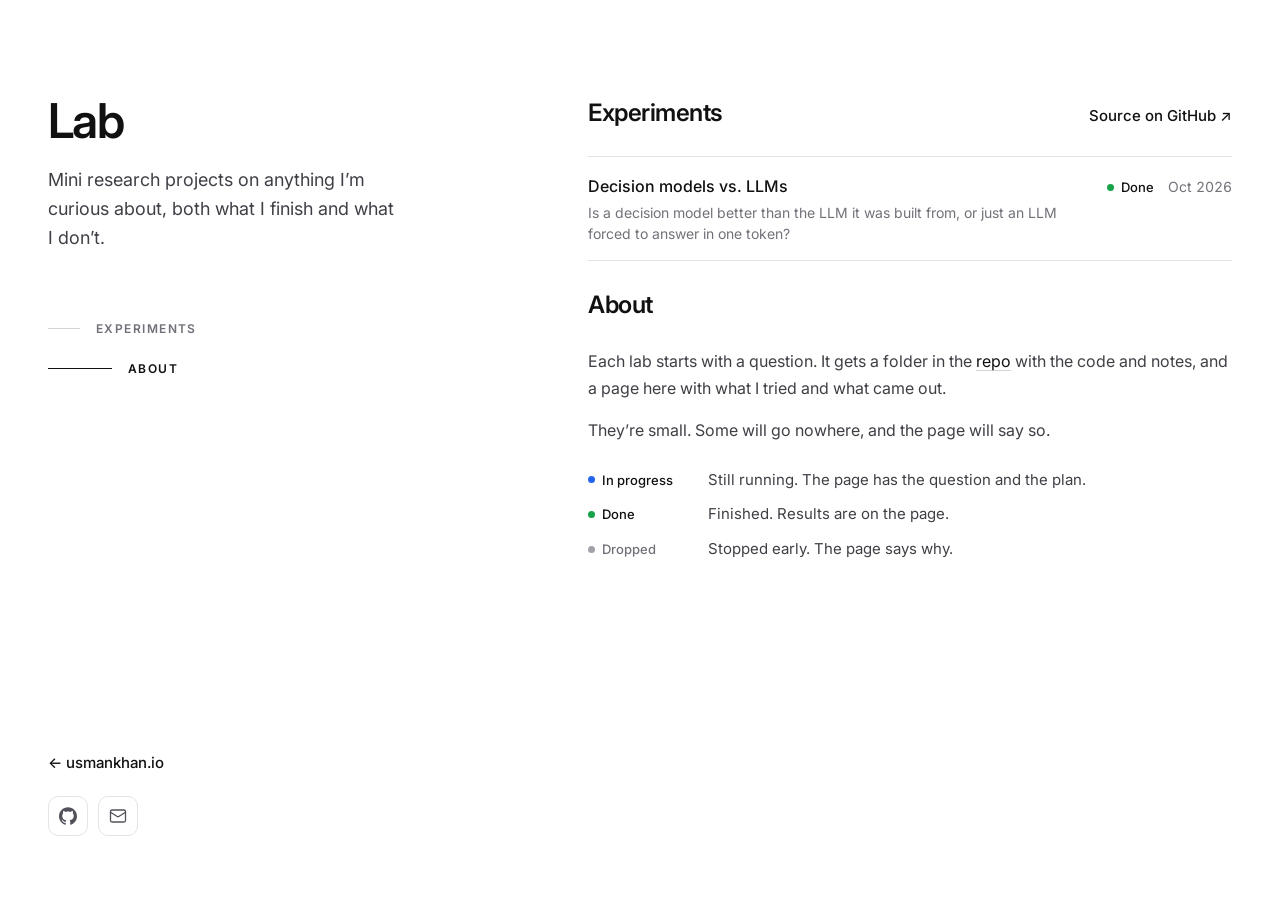
<file: website/index.html>
<!DOCTYPE html>
<html lang="en">
<head>
    <meta charset="UTF-8">
    <meta name="viewport" content="width=device-width, initial-scale=1.0">
    <title>Lab · Usman Khan</title>
    <meta name="description" content="Mini research projects on anything I'm curious about, both what I finish and what I don't.">
    <link rel="icon" href="data:image/svg+xml,<svg xmlns=%22http://www.w3.org/2000/svg%22 viewBox=%220 0 100 100%22><text y=%22.9em%22 font-size=%2290%22>🧪</text></svg>">
    <link rel="preconnect" href="https://fonts.googleapis.com">
    <link rel="preconnect" href="https://fonts.gstatic.com" crossorigin>
    <link rel="stylesheet" href="https://fonts.googleapis.com/css2?family=Inter:wght@400;500;600&display=swap">
    <link rel="stylesheet" href="styles.css">
    <script defer src="https://orange-dew-4c3a.musmank006.workers.dev/p.js" data-website-id="b28fa752-87ce-42f6-a7c6-0e58e1adf2bc" data-host-url="https://orange-dew-4c3a.musmank006.workers.dev" data-domains="usmankhan.io"></script>
</head>
<body>
    <div class="shell">
        <aside class="side" id="top">
            <div class="side-top">
                <h1>Lab</h1>
                <p class="lead">Mini research projects on anything I&rsquo;m curious about, both what I finish and what I don&rsquo;t.</p>
                <nav class="side-nav" aria-label="Primary">
                    <a href="#experiments">Experiments</a>
                    <a href="#about">About</a>
                </nav>
            </div>
            <div class="side-bottom">
                <a href="/" class="back"><span aria-hidden="true">←</span> usmankhan.io</a>
                <div class="socials">
                    <a href="https://github.com/usmank06/lab" target="_blank" rel="noopener noreferrer" aria-label="Source on GitHub" title="Source on GitHub">
                        <svg viewBox="0 0 24 24" fill="currentColor" aria-hidden="true"><path d="M12 .297c-6.63 0-12 5.373-12 12 0 5.303 3.438 9.8 8.205 11.385.6.113.82-.258.82-.577 0-.285-.01-1.04-.015-2.04-3.338.724-4.042-1.61-4.042-1.61C4.422 18.07 3.633 17.7 3.633 17.7c-1.087-.744.084-.729.084-.729 1.205.084 1.838 1.236 1.838 1.236 1.07 1.835 2.809 1.305 3.495.998.108-.776.417-1.305.76-1.605-2.665-.3-5.466-1.332-5.466-5.93 0-1.31.465-2.38 1.235-3.22-.135-.303-.54-1.523.105-3.176 0 0 1.005-.322 3.3 1.23.96-.267 1.98-.399 3-.405 1.02.006 2.04.138 3 .405 2.28-1.552 3.285-1.23 3.285-1.23.645 1.653.24 2.873.12 3.176.765.84 1.23 1.91 1.23 3.22 0 4.61-2.805 5.625-5.475 5.92.42.36.81 1.096.81 2.22 0 1.606-.015 2.896-.015 3.286 0 .315.21.69.825.57C20.565 22.092 24 17.592 24 12.297c0-6.627-5.373-12-12-12"/></svg>
                    </a>
                    <a href="mailto:hello@usmankhan.io" aria-label="Email" title="hello@usmankhan.io">
                        <svg viewBox="0 0 24 24" fill="none" stroke="currentColor" stroke-width="1.75" stroke-linecap="round" stroke-linejoin="round" aria-hidden="true"><rect width="20" height="16" x="2" y="4" rx="2"/><path d="m22 7-8.97 5.7a1.94 1.94 0 0 1-2.06 0L2 7"/></svg>
                    </a>
                </div>
            </div>
        </aside>

        <main class="main-col">
            <section id="experiments" class="section section-first">
                <div class="section-head">
                    <h2>Experiments</h2>
                    <a href="https://github.com/usmank06/lab" target="_blank" rel="noopener noreferrer" class="head-link">Source on GitHub <span aria-hidden="true">↗</span></a>
                </div>
                <ul class="rows">
                    <!-- Newest first. Each row: title, one-line question, status, month. -->
                    <li>
                        <a href="decision-models-vs-llms/" class="row">
                            <span class="row-text">
                                <span class="row-title">Decision models vs. LLMs</span>
                                <span class="row-sub">Is a decision model better than the LLM it was built from, or just an LLM forced to answer in one token?</span>
                            </span>
                            <span class="row-meta"><span class="status status-done">Done</span><span class="meta">Oct 2026</span></span>
                        </a>
                    </li>
                </ul>
            </section>

            <section id="about" class="section">
                <div class="section-head">
                    <h2>About</h2>
                </div>
                <div class="prose">
                    <p>Each lab starts with a question. It gets a folder in the <a href="https://github.com/usmank06/lab" target="_blank" rel="noopener noreferrer">repo</a> with the code and notes, and a page here with what I tried and what came out.</p>
                    <p>They&rsquo;re small. Some will go nowhere, and the page will say so.</p>
                </div>
                <dl class="legend">
                    <div><dt><span class="status status-progress">In progress</span></dt><dd>Still running. The page has the question and the plan.</dd></div>
                    <div><dt><span class="status status-done">Done</span></dt><dd>Finished. Results are on the page.</dd></div>
                    <div><dt><span class="status status-dropped">Dropped</span></dt><dd>Stopped early. The page says why.</dd></div>
                </dl>
            </section>
        </main>
    </div>

    <script>
        // Highlight the nav item for the section currently in view.
        const links = [...document.querySelectorAll('.side-nav a')];
        const sections = links.map(a => document.querySelector(a.getAttribute('href')));
        const setActive = () => {
            const line = window.innerHeight * 0.35;
            let current = null;
            for (const s of sections) {
                if (s.getBoundingClientRect().top <= line) current = s;
            }
            if (window.innerHeight + window.scrollY >= document.body.scrollHeight - 2) current = sections[sections.length - 1];
            links.forEach(a => a.classList.toggle('active', !!current && a.getAttribute('href') === '#' + current.id));
        };
        addEventListener('scroll', setActive, { passive: true });
        addEventListener('resize', setActive);
        setActive();
    </script>
</body>
</html>
</file>
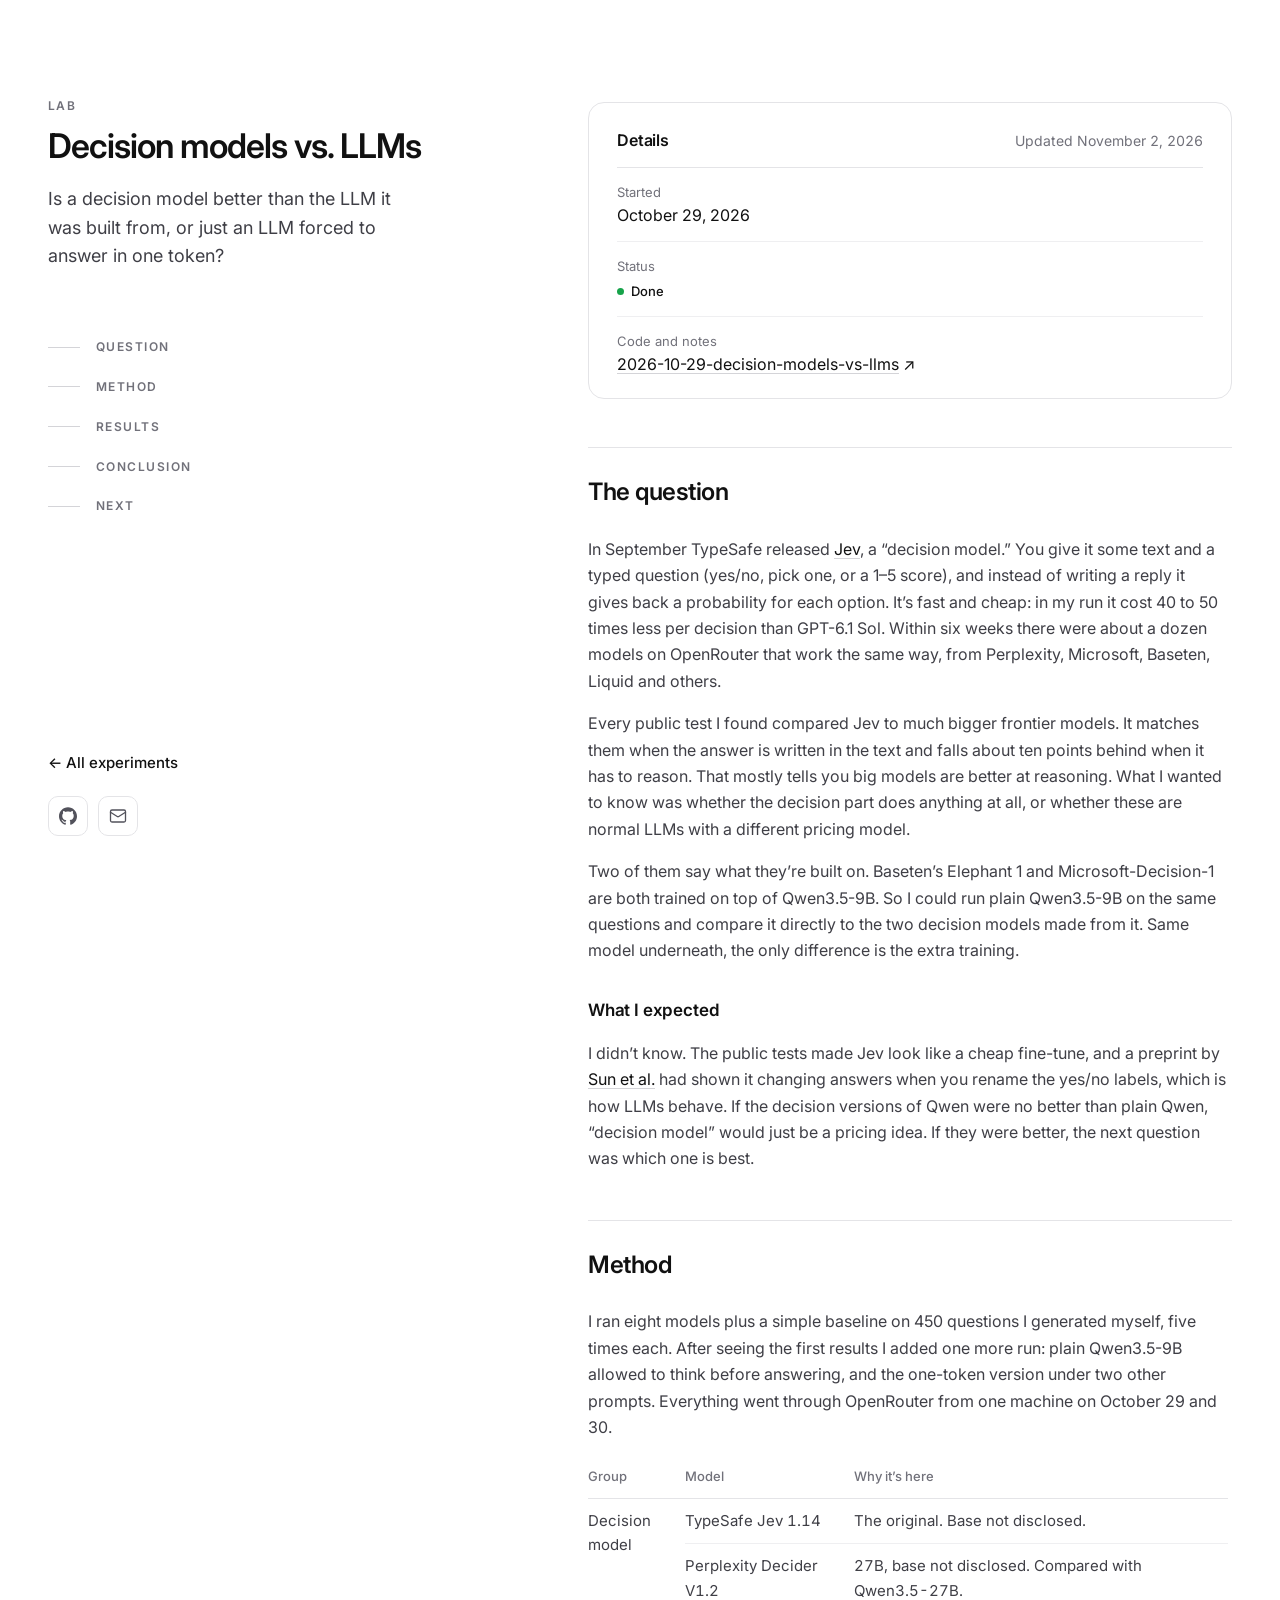
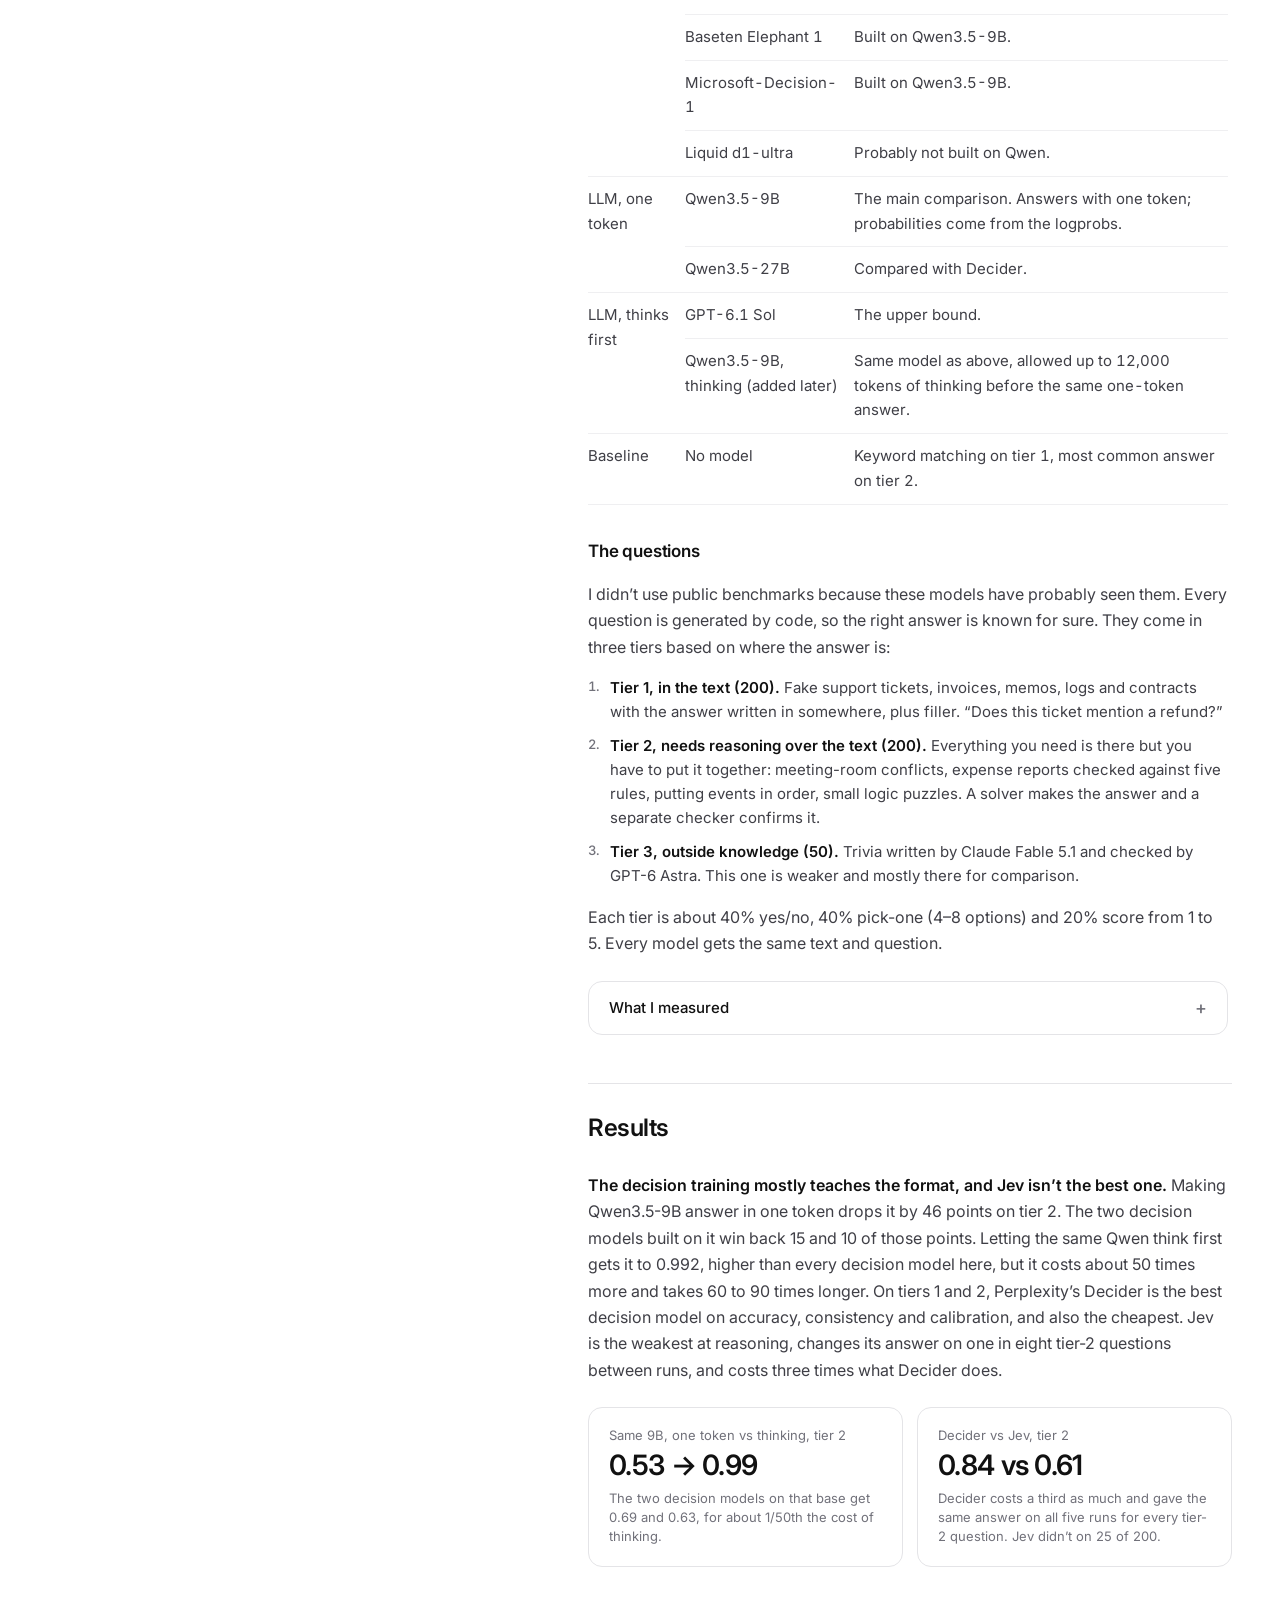
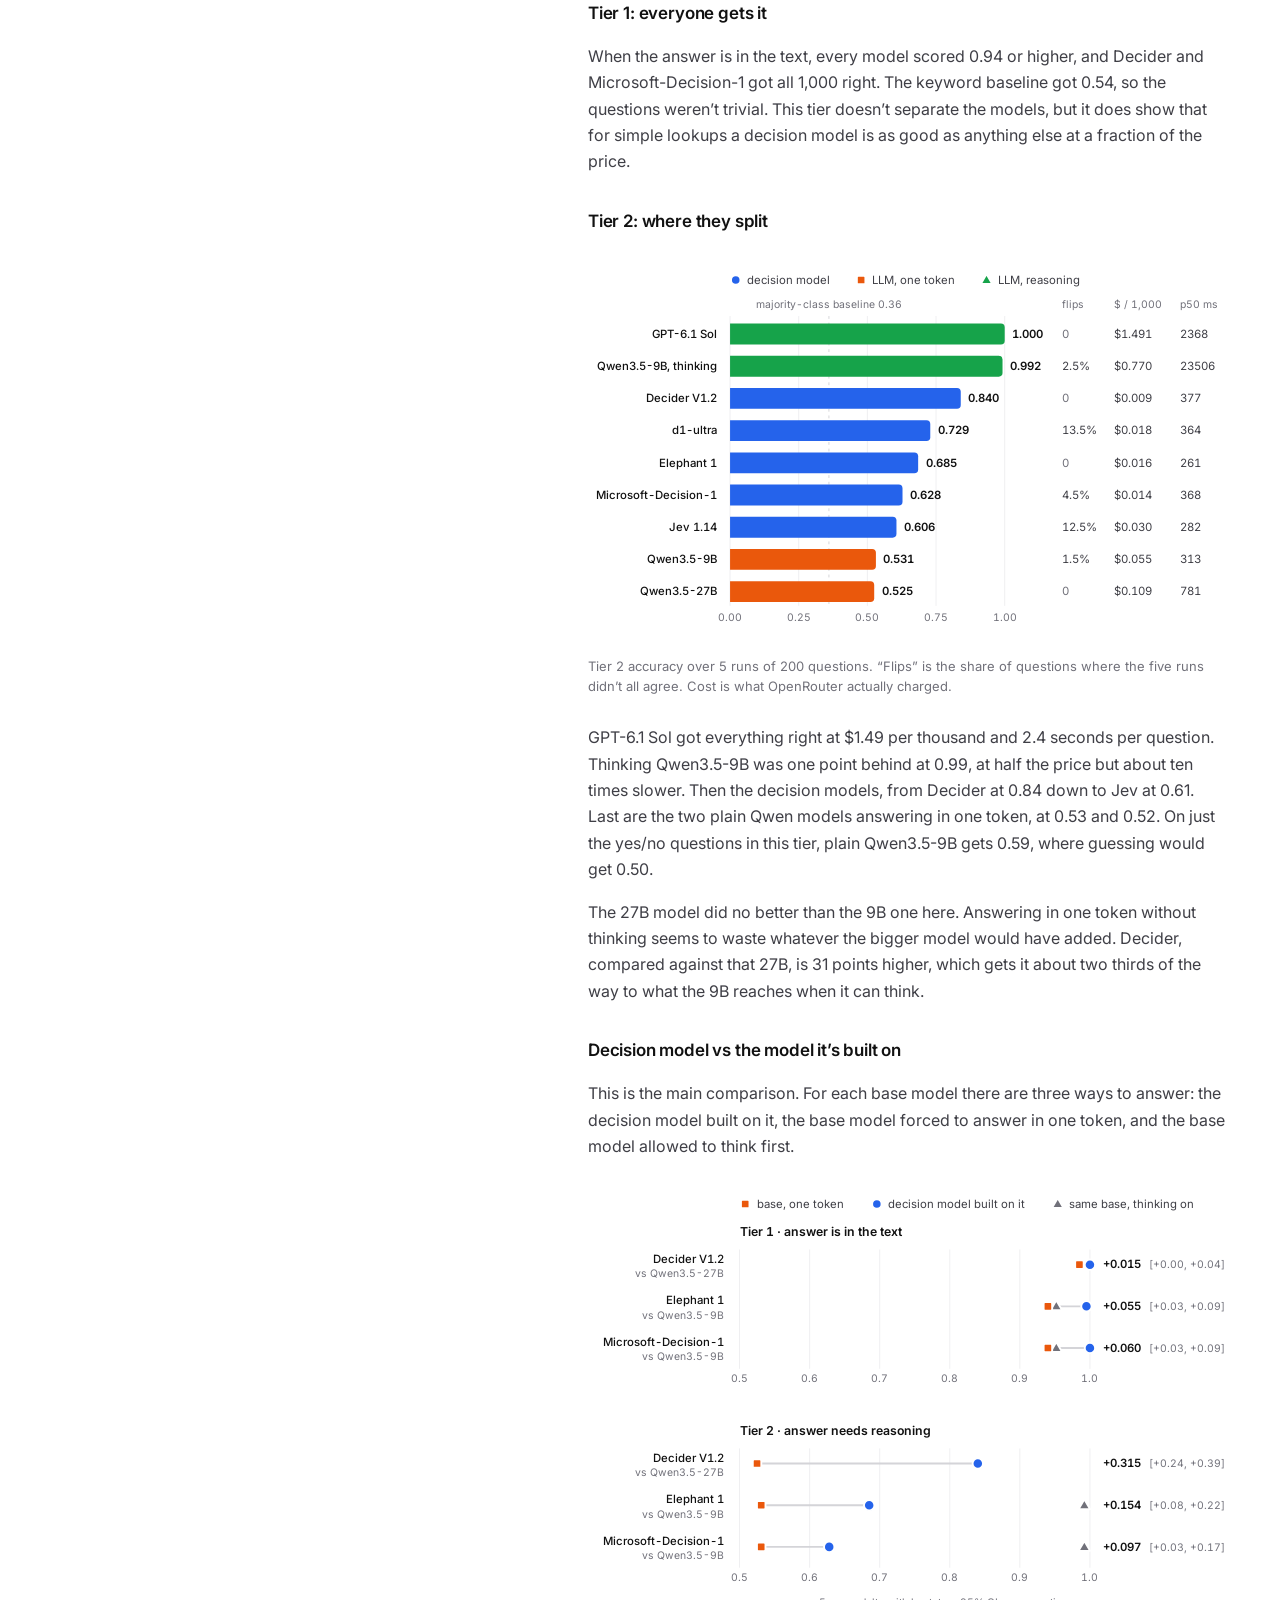
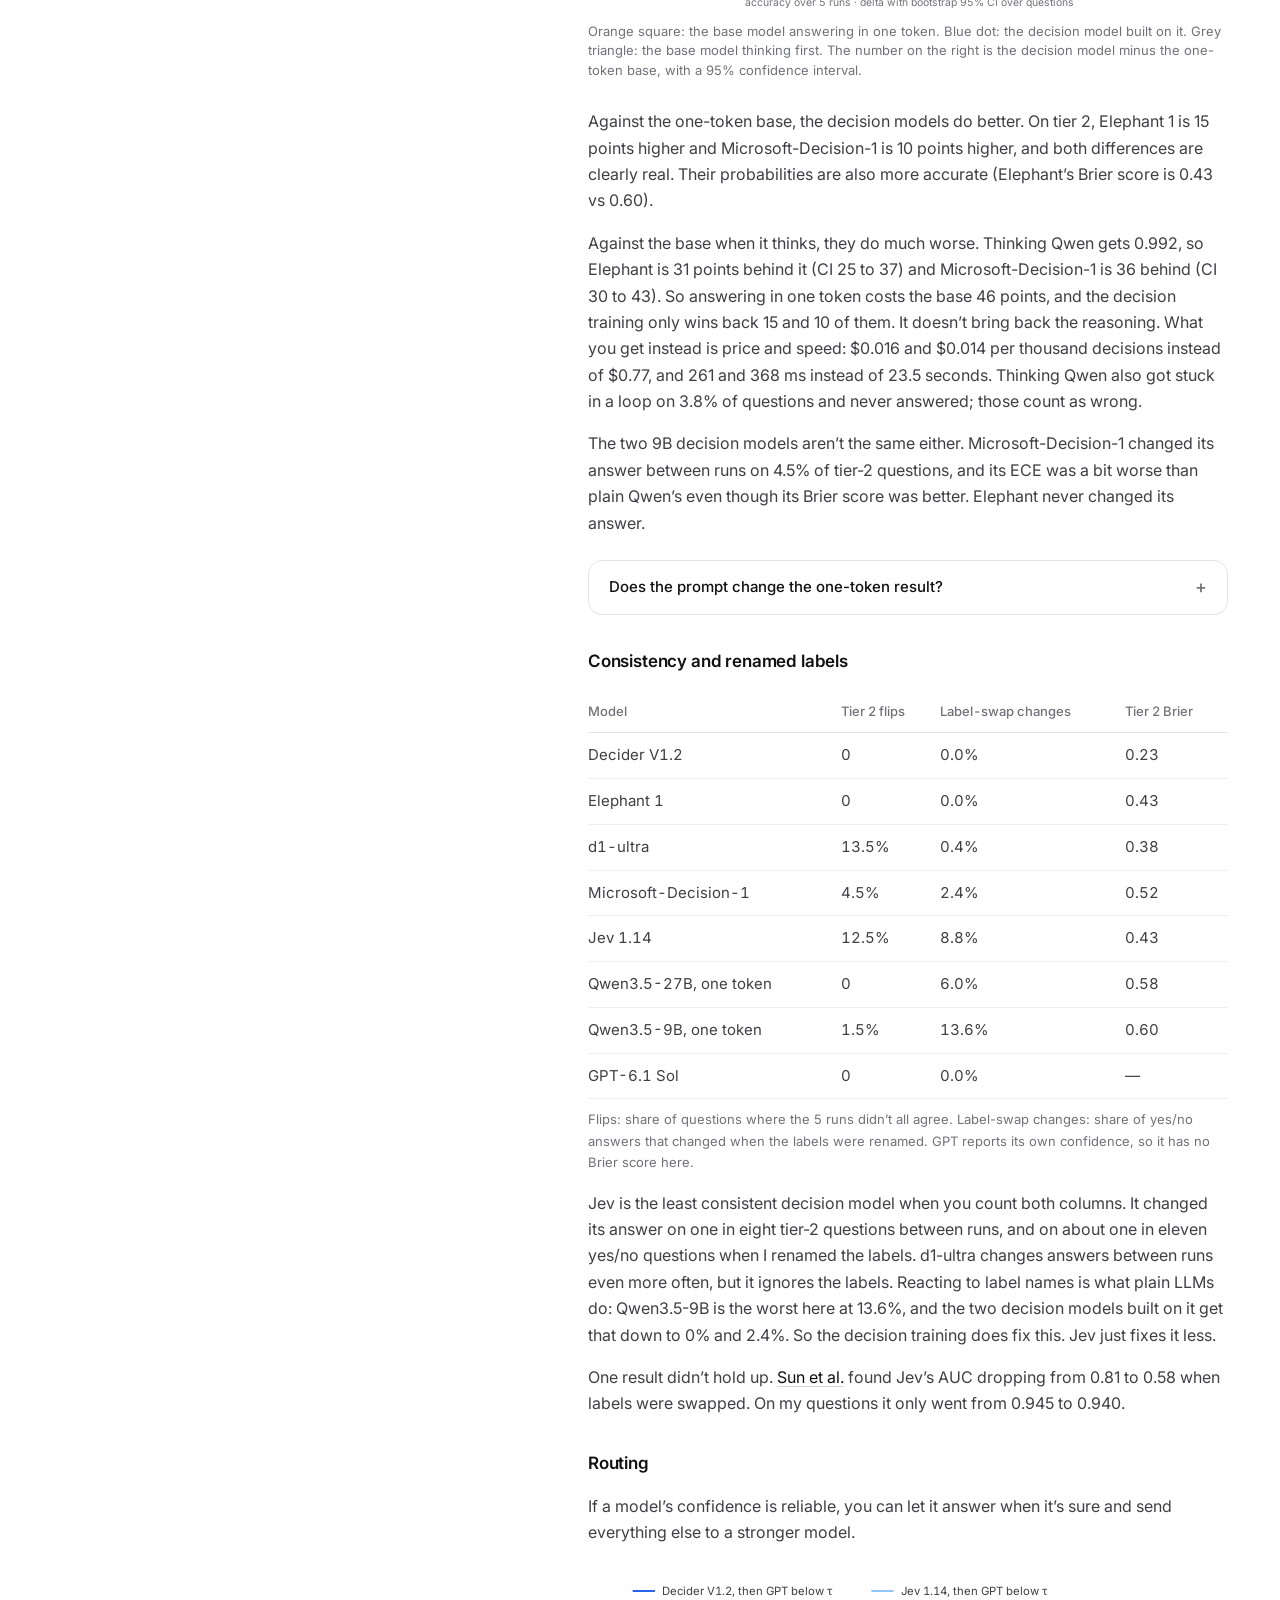
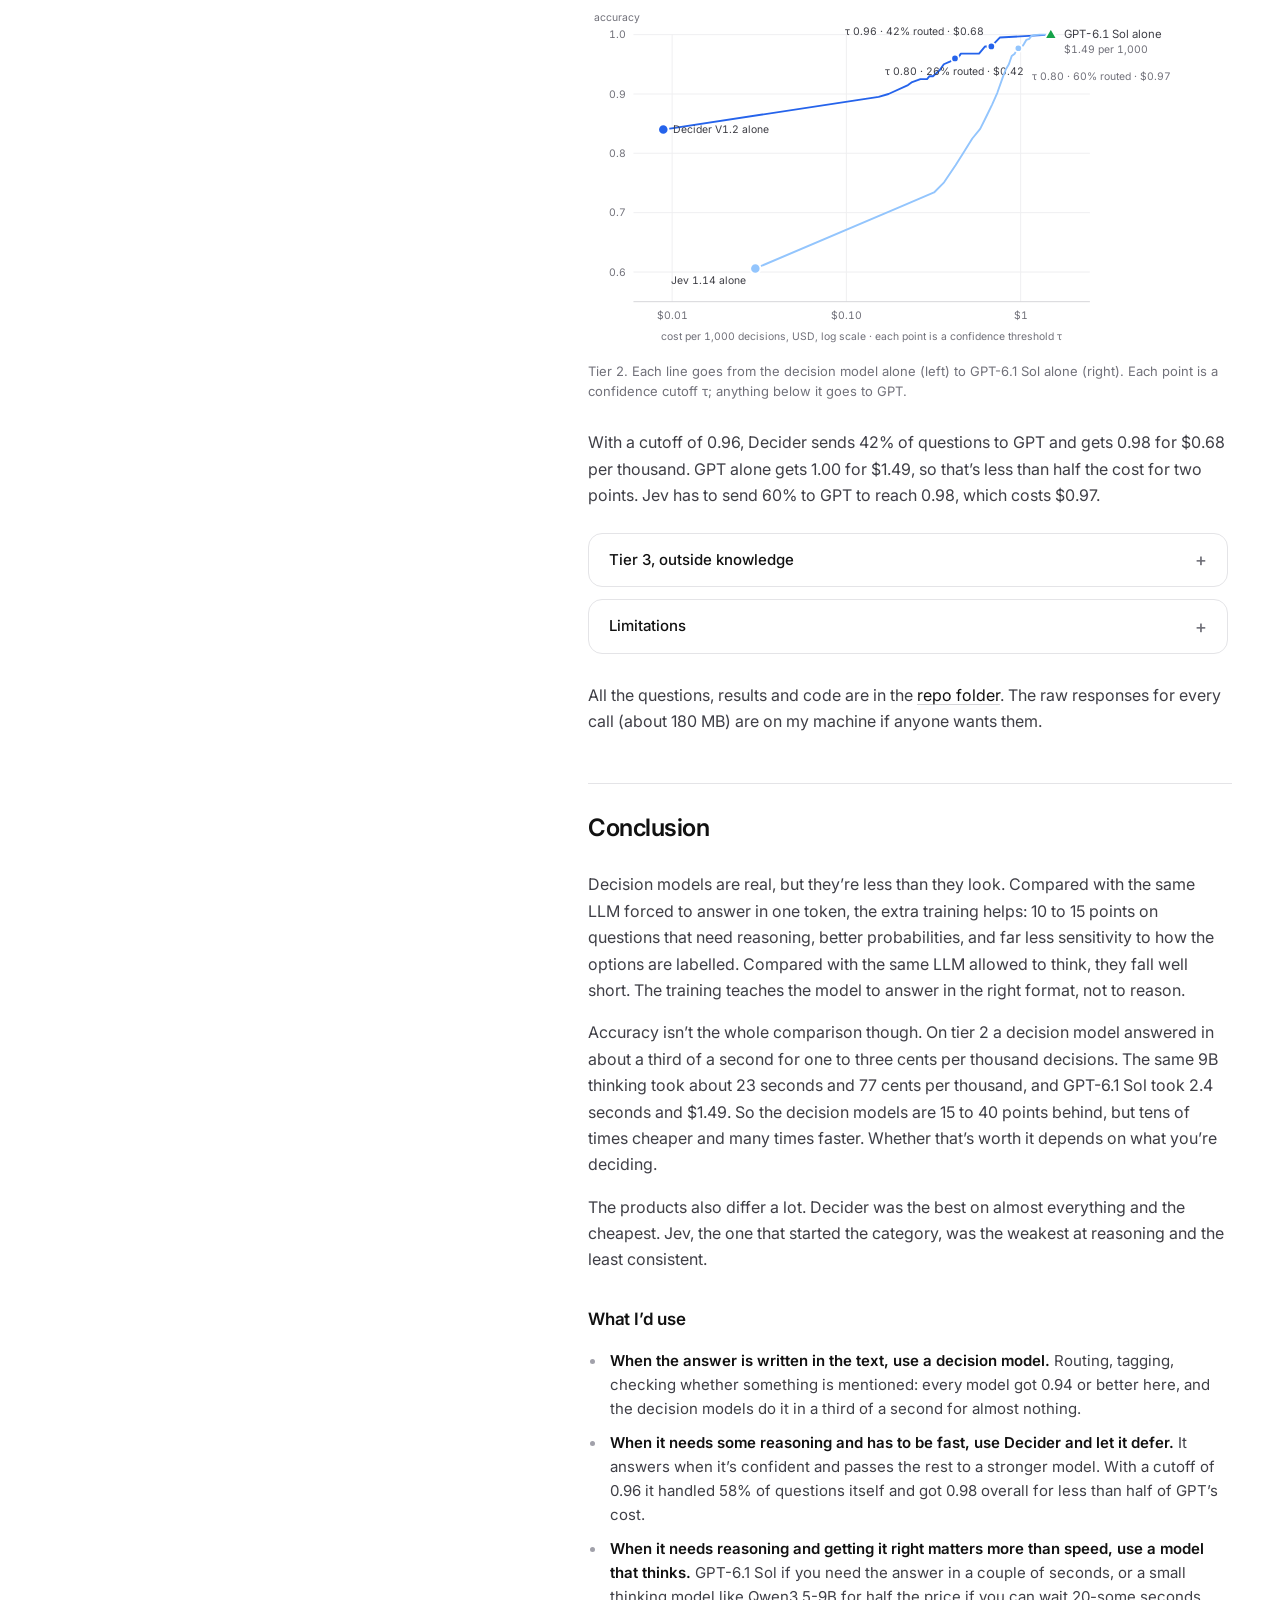
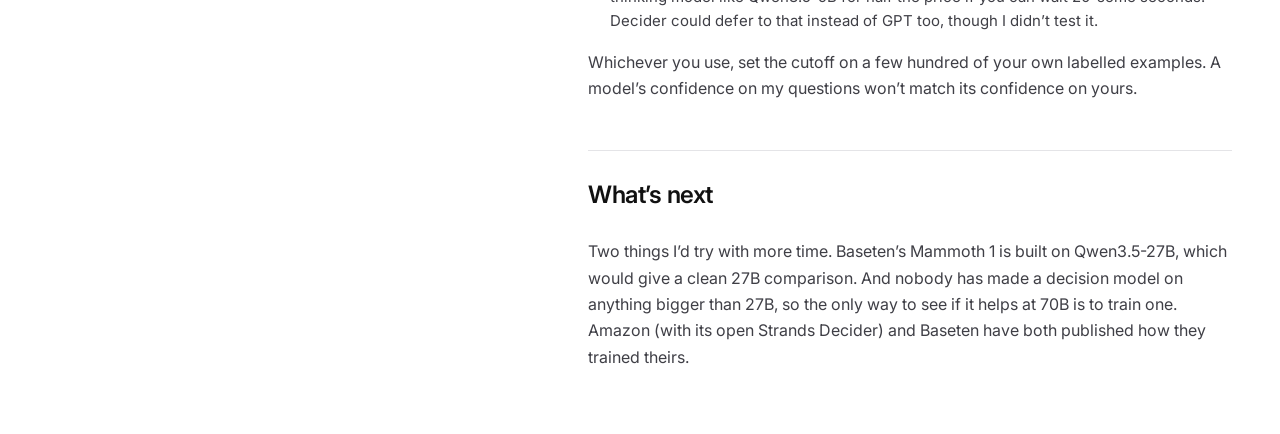
<file: website/decision-models-vs-llms/index.html>
<!DOCTYPE html>
<html lang="en">
<head>
    <meta charset="UTF-8">
    <meta name="viewport" content="width=device-width, initial-scale=1.0">
    <title>Decision models vs. LLMs · Lab · Usman Khan</title>
    <meta name="description" content="Is a decision model better than the LLM it was built from, or just an LLM forced to answer in one token?">
    <link rel="icon" href="data:image/svg+xml,<svg xmlns=%22http://www.w3.org/2000/svg%22 viewBox=%220 0 100 100%22><text y=%22.9em%22 font-size=%2290%22>🧪</text></svg>">
    <link rel="preconnect" href="https://fonts.googleapis.com">
    <link rel="preconnect" href="https://fonts.gstatic.com" crossorigin>
    <link rel="stylesheet" href="https://fonts.googleapis.com/css2?family=Inter:wght@400;500;600&display=swap">
    <link rel="stylesheet" href="../styles.css">
    <script defer src="https://orange-dew-4c3a.musmank006.workers.dev/p.js" data-website-id="b28fa752-87ce-42f6-a7c6-0e58e1adf2bc" data-host-url="https://orange-dew-4c3a.musmank006.workers.dev" data-domains="usmankhan.io"></script>
</head>
<body>
    <div class="shell">
        <aside class="side" id="top">
            <div class="side-top">
                <p class="kicker"><a href="../">Lab</a></p>
                <h1 class="title">Decision models vs. LLMs</h1>
                <p class="lead">Is a decision model better than the LLM it was built from, or just an LLM forced to answer in one token?</p>
                <nav class="side-nav" aria-label="On this page">
                    <a href="#question">Question</a>
                    <a href="#method">Method</a>
                    <a href="#results">Results</a>
                    <a href="#conclusion">Conclusion</a>
                    <a href="#next">Next</a>
                </nav>
            </div>
            <div class="side-bottom">
                <a href="../" class="back"><span aria-hidden="true">←</span> All experiments</a>
                <div class="socials">
                    <a href="https://github.com/usmank06/lab/tree/main/2026-10-29-decision-models-vs-llms" target="_blank" rel="noopener noreferrer" aria-label="Code on GitHub" title="Code on GitHub">
                        <svg viewBox="0 0 24 24" fill="currentColor" aria-hidden="true"><path d="M12 .297c-6.63 0-12 5.373-12 12 0 5.303 3.438 9.8 8.205 11.385.6.113.82-.258.82-.577 0-.285-.01-1.04-.015-2.04-3.338.724-4.042-1.61-4.042-1.61C4.422 18.07 3.633 17.7 3.633 17.7c-1.087-.744.084-.729.084-.729 1.205.084 1.838 1.236 1.838 1.236 1.07 1.835 2.809 1.305 3.495.998.108-.776.417-1.305.76-1.605-2.665-.3-5.466-1.332-5.466-5.93 0-1.31.465-2.38 1.235-3.22-.135-.303-.54-1.523.105-3.176 0 0 1.005-.322 3.3 1.23.96-.267 1.98-.399 3-.405 1.02.006 2.04.138 3 .405 2.28-1.552 3.285-1.23 3.285-1.23.645 1.653.24 2.873.12 3.176.765.84 1.23 1.91 1.23 3.22 0 4.61-2.805 5.625-5.475 5.92.42.36.81 1.096.81 2.22 0 1.606-.015 2.896-.015 3.286 0 .315.21.69.825.57C20.565 22.092 24 17.592 24 12.297c0-6.627-5.373-12-12-12"/></svg>
                    </a>
                    <a href="mailto:hello@usmankhan.io" aria-label="Email" title="hello@usmankhan.io">
                        <svg viewBox="0 0 24 24" fill="none" stroke="currentColor" stroke-width="1.75" stroke-linecap="round" stroke-linejoin="round" aria-hidden="true"><rect width="20" height="16" x="2" y="4" rx="2"/><path d="m22 7-8.97 5.7a1.94 1.94 0 0 1-2.06 0L2 7"/></svg>
                    </a>
                </div>
            </div>
        </aside>

        <main class="main-col">
            <section id="facts">
                <aside class="facts" aria-labelledby="facts-title">
                    <div class="facts-head">
                        <h2 id="facts-title">Details</h2>
                        <span class="meta">Updated November 2, 2026</span>
                    </div>
                    <dl>
                        <div class="facts-row">
                            <dt>Started</dt>
                            <dd>October 29, 2026</dd>
                        </div>
                        <div class="facts-row">
                            <dt>Status</dt>
                            <dd><span class="status status-done">Done</span></dd>
                        </div>
                        <div class="facts-row">
                            <dt>Code and notes</dt>
                            <dd><a href="https://github.com/usmank06/lab/tree/main/2026-10-29-decision-models-vs-llms" target="_blank" rel="noopener noreferrer" class="link">2026-10-29-decision-models-vs-llms</a>&nbsp;<span aria-hidden="true">↗</span></dd>
                        </div>
                    </dl>
                </aside>
            </section>

            <section id="question" class="section">
                <div class="section-head">
                    <h2>The question</h2>
                </div>
                <div class="prose">
                    <p>In September TypeSafe released <a href="https://typesafe.ai" target="_blank" rel="noopener noreferrer">Jev</a>, a &ldquo;decision model.&rdquo; You give it some text and a typed question (yes/no, pick one, or a 1&ndash;5 score), and instead of writing a reply it gives back a probability for each option. It&rsquo;s fast and cheap: in my run it cost 40 to 50 times less per decision than GPT-6.1 Sol. Within six weeks there were about a dozen models on OpenRouter that work the same way, from Perplexity, Microsoft, Baseten, Liquid and others.</p>
                    <p>Every public test I found compared Jev to much bigger frontier models. It matches them when the answer is written in the text and falls about ten points behind when it has to reason. That mostly tells you big models are better at reasoning. What I wanted to know was whether the decision part does anything at all, or whether these are normal LLMs with a different pricing model.</p>
                    <p>Two of them say what they&rsquo;re built on. Baseten&rsquo;s Elephant&nbsp;1 and Microsoft-Decision-1 are both trained on top of Qwen3.5-9B. So I could run plain Qwen3.5-9B on the same questions and compare it directly to the two decision models made from it. Same model underneath, the only difference is the extra training.</p>
                    <h3>What I expected</h3>
                    <p>I didn&rsquo;t know. The public tests made Jev look like a cheap fine-tune, and a preprint by <a href="https://arxiv.org/abs/2609.26758" target="_blank" rel="noopener noreferrer">Sun et al.</a> had shown it changing answers when you rename the yes/no labels, which is how LLMs behave. If the decision versions of Qwen were no better than plain Qwen, &ldquo;decision model&rdquo; would just be a pricing idea. If they were better, the next question was which one is best.</p>
                </div>
            </section>

            <section id="method" class="section">
                <div class="section-head">
                    <h2>Method</h2>
                </div>
                <div class="prose">
                    <p>I ran eight models plus a simple baseline on 450 questions I generated myself, five times each. After seeing the first results I added one more run: plain Qwen3.5-9B allowed to think before answering, and the one-token version under two other prompts. Everything went through OpenRouter from one machine on October 29 and 30.</p>
                    <table>
                        <thead><tr><th>Group</th><th>Model</th><th>Why it&rsquo;s here</th></tr></thead>
                        <tbody>
                            <tr><td rowspan="5">Decision model</td><td>TypeSafe Jev 1.14</td><td>The original. Base not disclosed.</td></tr>
                            <tr><td>Perplexity Decider V1.2</td><td>27B, base not disclosed. Compared with Qwen3.5-27B.</td></tr>
                            <tr><td>Baseten Elephant 1</td><td>Built on Qwen3.5-9B.</td></tr>
                            <tr><td>Microsoft-Decision-1</td><td>Built on Qwen3.5-9B.</td></tr>
                            <tr><td>Liquid d1-ultra</td><td>Probably not built on Qwen.</td></tr>
                            <tr><td rowspan="2">LLM, one token</td><td>Qwen3.5-9B</td><td>The main comparison. Answers with one token; probabilities come from the logprobs.</td></tr>
                            <tr><td>Qwen3.5-27B</td><td>Compared with Decider.</td></tr>
                            <tr><td rowspan="2">LLM, thinks first</td><td>GPT-6.1 Sol</td><td>The upper bound.</td></tr>
                            <tr><td>Qwen3.5-9B, thinking (added later)</td><td>Same model as above, allowed up to 12,000 tokens of thinking before the same one-token answer.</td></tr>
                            <tr><td>Baseline</td><td>No model</td><td>Keyword matching on tier 1, most common answer on tier 2.</td></tr>
                        </tbody>
                    </table>
                    <h3>The questions</h3>
                    <p>I didn&rsquo;t use public benchmarks because these models have probably seen them. Every question is generated by code, so the right answer is known for sure. They come in three tiers based on where the answer is:</p>
                    <ol>
                        <li><strong>Tier 1, in the text (200).</strong> Fake support tickets, invoices, memos, logs and contracts with the answer written in somewhere, plus filler. &ldquo;Does this ticket mention a refund?&rdquo;</li>
                        <li><strong>Tier 2, needs reasoning over the text (200).</strong> Everything you need is there but you have to put it together: meeting-room conflicts, expense reports checked against five rules, putting events in order, small logic puzzles. A solver makes the answer and a separate checker confirms it.</li>
                        <li><strong>Tier 3, outside knowledge (50).</strong> Trivia written by Claude Fable 5.1 and checked by GPT-6 Astra. This one is weaker and mostly there for comparison.</li>
                    </ol>
                    <p>Each tier is about 40% yes/no, 40% pick-one (4&ndash;8 options) and 20% score from 1 to 5. Every model gets the same text and question.</p>
                </div>
                <details class="more">
                    <summary>What I measured</summary>
                    <div class="more-body prose">
                        <ul>
                            <li><strong>Accuracy</strong> over all five runs, with 95% confidence intervals on the head-to-head differences.</li>
                            <li><strong>Calibration</strong>: whether a model that says 80% is right about 80% of the time (Brier score and ECE).</li>
                            <li><strong>Flips</strong>: how often the five runs of the same question don&rsquo;t all give the same answer.</li>
                            <li><strong>Label swaps</strong>: 50 yes/no questions asked again with the labels renamed to 1/0 and A/B.</li>
                            <li><strong>Cost and latency</strong> from OpenRouter&rsquo;s usage records, timed on my end.</li>
                            <li><strong>Routing</strong>: letting a decision model answer when it&rsquo;s confident and sending the rest to GPT.</li>
                        </ul>
                        <p>I also wanted a cheap closed model in the one-token group (GPT-5 Nano or Claude Haiku 4.5), but neither gives logprobs through OpenRouter.</p>
                    </div>
                </details>
            </section>

            <section id="results" class="section">
                <div class="section-head">
                    <h2>Results</h2>
                </div>
                <div class="prose">
                    <p><strong>The decision training mostly teaches the format, and Jev isn&rsquo;t the best one.</strong> Making Qwen3.5-9B answer in one token drops it by 46 points on tier 2. The two decision models built on it win back 15 and 10 of those points. Letting the same Qwen think first gets it to 0.992, higher than every decision model here, but it costs about 50 times more and takes 60 to 90 times longer. On tiers 1 and 2, Perplexity&rsquo;s Decider is the best decision model on accuracy, consistency and calibration, and also the cheapest. Jev is the weakest at reasoning, changes its answer on one in eight tier-2 questions between runs, and costs three times what Decider does.</p>
                </div>
                <div class="stats stats-2" aria-label="Headline numbers">
                    <div class="stat">
                        <div class="stat-label">Same 9B, one token vs thinking, tier 2</div>
                        <div class="stat-value">0.53 → 0.99</div>
                        <div class="stat-sub">The two decision models on that base get 0.69 and 0.63, for about 1/50th the cost of thinking.</div>
                    </div>
                    <div class="stat">
                        <div class="stat-label">Decider vs Jev, tier 2</div>
                        <div class="stat-value">0.84 vs 0.61</div>
                        <div class="stat-sub">Decider costs a third as much and gave the same answer on all five runs for every tier-2 question. Jev didn&rsquo;t on 25 of 200.</div>
                    </div>
                </div>

                <div class="prose">
                    <h3>Tier 1: everyone gets it</h3>
                    <p>When the answer is in the text, every model scored 0.94 or higher, and Decider and Microsoft-Decision-1 got all 1,000 right. The keyword baseline got 0.54, so the questions weren&rsquo;t trivial. This tier doesn&rsquo;t separate the models, but it does show that for simple lookups a decision model is as good as anything else at a fraction of the price.</p>

                    <h3>Tier 2: where they split</h3>
                </div>
                <figure class="figure">
                    <svg xmlns="http://www.w3.org/2000/svg" viewBox="0 0 680 406" width="100%" role="img" aria-labelledby="f4t Tier 2 accuracy by model, with run-to-run flips and cost" font-family='"Inter", -apple-system, BlinkMacSystemFont, "Segoe UI", Roboto, "Helvetica Neue", Arial, sans-serif' style="font-variant-numeric: tabular-nums; max-width: 100%; height: auto;"><title id="f4t">Tier 2 accuracy by model, with run-to-run flips and cost</title><desc id="f4d">Horizontal bars sorted by accuracy: GPT-6.1 Sol 1.00, Qwen3.5-9B, thinking 0.99, Decider V1.2 0.84, d1-ultra 0.73, Elephant 1 0.69, Microsoft-Decision-1 0.63, Jev 1.14 0.61, Qwen3.5-9B 0.53, Qwen3.5-27B 0.53.</desc><rect width="680" height="406" fill="#ffffff"/><line x1="150.0" x2="150.0" y1="56" y2="362.0" stroke="#efeff1" stroke-width="1"/><text x="150.0" y="378.0" font-size="11" fill="#71717a" text-anchor="middle" font-weight="400" >0.00</text><line x1="222.5" x2="222.5" y1="56" y2="362.0" stroke="#efeff1" stroke-width="1"/><text x="222.5" y="378.0" font-size="11" fill="#71717a" text-anchor="middle" font-weight="400" >0.25</text><line x1="295.0" x2="295.0" y1="56" y2="362.0" stroke="#efeff1" stroke-width="1"/><text x="295.0" y="378.0" font-size="11" fill="#71717a" text-anchor="middle" font-weight="400" >0.50</text><line x1="367.5" x2="367.5" y1="56" y2="362.0" stroke="#efeff1" stroke-width="1"/><text x="367.5" y="378.0" font-size="11" fill="#71717a" text-anchor="middle" font-weight="400" >0.75</text><line x1="440.0" x2="440.0" y1="56" y2="362.0" stroke="#efeff1" stroke-width="1"/><text x="440.0" y="378.0" font-size="11" fill="#71717a" text-anchor="middle" font-weight="400" >1.00</text><text x="500.0" y="48.0" font-size="11" fill="#71717a" text-anchor="start" font-weight="400" >flips</text><text x="555.0" y="48.0" font-size="11" fill="#71717a" text-anchor="start" font-weight="400" >$ / 1,000</text><text x="625.0" y="48.0" font-size="11" fill="#71717a" text-anchor="start" font-weight="400" >p50 ms</text><line x1="254.4" x2="254.4" y1="56" y2="362.0" stroke="#d4d4d8" stroke-width="1" stroke-dasharray="3 4"/><text x="254.4" y="48.0" font-size="11" fill="#71717a" text-anchor="middle" font-weight="400" >majority-class baseline 0.36</text><text x="136.0" y="79.0" font-size="12" fill="#111111" text-anchor="end" font-weight="500" >GPT-6.1 Sol</text><g><title>GPT-6.1 Sol: accuracy 1.000, flip rate 0.000, $1.4914 per 1,000, p50 2368 ms</title><path d="M150.0,64 h286.0 a4,4 0 0 1 4,4 v14 a4,4 0 0 1 -4,4 h-286.0 z" fill="#16a34a"/></g><text x="448.0" y="79.0" font-size="12" fill="#111111" text-anchor="start" font-weight="600" >1.000</text><text x="500.0" y="79.0" font-size="12" fill="#71717a" text-anchor="start" font-weight="400" >0</text><text x="555.0" y="79.0" font-size="12" fill="#3f3f46" text-anchor="start" font-weight="400" >$1.491</text><text x="625.0" y="79.0" font-size="12" fill="#3f3f46" text-anchor="start" font-weight="400" >2368</text><text x="136.0" y="113.0" font-size="12" fill="#111111" text-anchor="end" font-weight="500" >Qwen3.5-9B, thinking</text><g><title>Qwen3.5-9B, thinking: accuracy 0.992, flip rate 0.025, $0.7695 per 1,000, p50 23506 ms</title><path d="M150.0,98 h283.7 a4,4 0 0 1 4,4 v14 a4,4 0 0 1 -4,4 h-283.7 z" fill="#16a34a"/></g><text x="445.7" y="113.0" font-size="12" fill="#111111" text-anchor="start" font-weight="600" >0.992</text><text x="500.0" y="113.0" font-size="12" fill="#3f3f46" text-anchor="start" font-weight="400" >2.5%</text><text x="555.0" y="113.0" font-size="12" fill="#3f3f46" text-anchor="start" font-weight="400" >$0.770</text><text x="625.0" y="113.0" font-size="12" fill="#3f3f46" text-anchor="start" font-weight="400" >23506</text><text x="136.0" y="147.0" font-size="12" fill="#111111" text-anchor="end" font-weight="500" >Decider V1.2</text><g><title>Decider V1.2: accuracy 0.840, flip rate 0.000, $0.0089 per 1,000, p50 377 ms</title><path d="M150.0,132 h239.6 a4,4 0 0 1 4,4 v14 a4,4 0 0 1 -4,4 h-239.6 z" fill="#2563eb"/></g><text x="401.6" y="147.0" font-size="12" fill="#111111" text-anchor="start" font-weight="600" >0.840</text><text x="500.0" y="147.0" font-size="12" fill="#71717a" text-anchor="start" font-weight="400" >0</text><text x="555.0" y="147.0" font-size="12" fill="#3f3f46" text-anchor="start" font-weight="400" >$0.009</text><text x="625.0" y="147.0" font-size="12" fill="#3f3f46" text-anchor="start" font-weight="400" >377</text><text x="136.0" y="181.0" font-size="12" fill="#111111" text-anchor="end" font-weight="500" >d1-ultra</text><g><title>d1-ultra: accuracy 0.729, flip rate 0.135, $0.0185 per 1,000, p50 364 ms</title><path d="M150.0,166 h207.4 a4,4 0 0 1 4,4 v14 a4,4 0 0 1 -4,4 h-207.4 z" fill="#2563eb"/></g><text x="369.4" y="181.0" font-size="12" fill="#111111" text-anchor="start" font-weight="600" >0.729</text><text x="500.0" y="181.0" font-size="12" fill="#3f3f46" text-anchor="start" font-weight="400" >13.5%</text><text x="555.0" y="181.0" font-size="12" fill="#3f3f46" text-anchor="start" font-weight="400" >$0.018</text><text x="625.0" y="181.0" font-size="12" fill="#3f3f46" text-anchor="start" font-weight="400" >364</text><text x="136.0" y="215.0" font-size="12" fill="#111111" text-anchor="end" font-weight="500" >Elephant 1</text><g><title>Elephant 1: accuracy 0.685, flip rate 0.000, $0.0161 per 1,000, p50 261 ms</title><path d="M150.0,200 h194.6 a4,4 0 0 1 4,4 v14 a4,4 0 0 1 -4,4 h-194.6 z" fill="#2563eb"/></g><text x="356.6" y="215.0" font-size="12" fill="#111111" text-anchor="start" font-weight="600" >0.685</text><text x="500.0" y="215.0" font-size="12" fill="#71717a" text-anchor="start" font-weight="400" >0</text><text x="555.0" y="215.0" font-size="12" fill="#3f3f46" text-anchor="start" font-weight="400" >$0.016</text><text x="625.0" y="215.0" font-size="12" fill="#3f3f46" text-anchor="start" font-weight="400" >261</text><text x="136.0" y="249.0" font-size="12" fill="#111111" text-anchor="end" font-weight="500" >Microsoft-Decision-1</text><g><title>Microsoft-Decision-1: accuracy 0.628, flip rate 0.045, $0.0145 per 1,000, p50 368 ms</title><path d="M150.0,234 h178.1 a4,4 0 0 1 4,4 v14 a4,4 0 0 1 -4,4 h-178.1 z" fill="#2563eb"/></g><text x="340.1" y="249.0" font-size="12" fill="#111111" text-anchor="start" font-weight="600" >0.628</text><text x="500.0" y="249.0" font-size="12" fill="#3f3f46" text-anchor="start" font-weight="400" >4.5%</text><text x="555.0" y="249.0" font-size="12" fill="#3f3f46" text-anchor="start" font-weight="400" >$0.014</text><text x="625.0" y="249.0" font-size="12" fill="#3f3f46" text-anchor="start" font-weight="400" >368</text><text x="136.0" y="283.0" font-size="12" fill="#111111" text-anchor="end" font-weight="500" >Jev 1.14</text><g><title>Jev 1.14: accuracy 0.606, flip rate 0.125, $0.0300 per 1,000, p50 282 ms</title><path d="M150.0,268 h171.7 a4,4 0 0 1 4,4 v14 a4,4 0 0 1 -4,4 h-171.7 z" fill="#2563eb"/></g><text x="333.7" y="283.0" font-size="12" fill="#111111" text-anchor="start" font-weight="600" >0.606</text><text x="500.0" y="283.0" font-size="12" fill="#3f3f46" text-anchor="start" font-weight="400" >12.5%</text><text x="555.0" y="283.0" font-size="12" fill="#3f3f46" text-anchor="start" font-weight="400" >$0.030</text><text x="625.0" y="283.0" font-size="12" fill="#3f3f46" text-anchor="start" font-weight="400" >282</text><text x="136.0" y="317.0" font-size="12" fill="#111111" text-anchor="end" font-weight="500" >Qwen3.5-9B</text><g><title>Qwen3.5-9B: accuracy 0.531, flip rate 0.015, $0.0553 per 1,000, p50 313 ms</title><path d="M150.0,302 h150.0 a4,4 0 0 1 4,4 v14 a4,4 0 0 1 -4,4 h-150.0 z" fill="#ea580c"/></g><text x="312.0" y="317.0" font-size="12" fill="#111111" text-anchor="start" font-weight="600" >0.531</text><text x="500.0" y="317.0" font-size="12" fill="#3f3f46" text-anchor="start" font-weight="400" >1.5%</text><text x="555.0" y="317.0" font-size="12" fill="#3f3f46" text-anchor="start" font-weight="400" >$0.055</text><text x="625.0" y="317.0" font-size="12" fill="#3f3f46" text-anchor="start" font-weight="400" >313</text><text x="136.0" y="351.0" font-size="12" fill="#111111" text-anchor="end" font-weight="500" >Qwen3.5-27B</text><g><title>Qwen3.5-27B: accuracy 0.525, flip rate 0.000, $0.1090 per 1,000, p50 781 ms</title><path d="M150.0,336 h148.2 a4,4 0 0 1 4,4 v14 a4,4 0 0 1 -4,4 h-148.2 z" fill="#ea580c"/></g><text x="310.2" y="351.0" font-size="12" fill="#111111" text-anchor="start" font-weight="600" >0.525</text><text x="500.0" y="351.0" font-size="12" fill="#71717a" text-anchor="start" font-weight="400" >0</text><text x="555.0" y="351.0" font-size="12" fill="#3f3f46" text-anchor="start" font-weight="400" >$0.109</text><text x="625.0" y="351.0" font-size="12" fill="#3f3f46" text-anchor="start" font-weight="400" >781</text><circle cx="156.0" cy="18.0" r="5" fill="#2563eb" stroke="#ffffff" stroke-width="2" /><text x="168.0" y="22.0" font-size="12" fill="#3f3f46" text-anchor="start" font-weight="400" >decision model</text><rect x="283.9" y="13.5" width="9.0" height="9.0" rx="1.5" fill="#ea580c" stroke="#ffffff" stroke-width="2" /><text x="300.4" y="22.0" font-size="12" fill="#3f3f46" text-anchor="start" font-weight="400" >LLM, one token</text><polygon points="420.8,11.7 414.7,22.2 426.9,22.2" fill="#16a34a" stroke="#ffffff" stroke-width="2" stroke-linejoin="round" /><text x="432.8" y="22.0" font-size="12" fill="#3f3f46" text-anchor="start" font-weight="400" >LLM, reasoning</text></svg>
                    <figcaption class="caption">Tier 2 accuracy over 5 runs of 200 questions. &ldquo;Flips&rdquo; is the share of questions where the five runs didn&rsquo;t all agree. Cost is what OpenRouter actually charged.</figcaption>
                </figure>
                <div class="prose">
                    <p>GPT-6.1 Sol got everything right at $1.49 per thousand and 2.4 seconds per question. Thinking Qwen3.5-9B was one point behind at 0.99, at half the price but about ten times slower. Then the decision models, from Decider at 0.84 down to Jev at 0.61. Last are the two plain Qwen models answering in one token, at 0.53 and 0.52. On just the yes/no questions in this tier, plain Qwen3.5-9B gets 0.59, where guessing would get 0.50.</p>
                    <p>The 27B model did no better than the 9B one here. Answering in one token without thinking seems to waste whatever the bigger model would have added. Decider, compared against that 27B, is 31 points higher, which gets it about two thirds of the way to what the 9B reaches when it can think.</p>

                    <h3>Decision model vs the model it&rsquo;s built on</h3>
                    <p>This is the main comparison. For each base model there are three ways to answer: the decision model built on it, the base model forced to answer in one token, and the base model allowed to think first.</p>
                </div>
                <figure class="figure">
                    <svg xmlns="http://www.w3.org/2000/svg" viewBox="0 0 680 448" width="100%" role="img" aria-labelledby="f2t Matched pairs: each decision model against the model it was built from" font-family='"Inter", -apple-system, BlinkMacSystemFont, "Segoe UI", Roboto, "Helvetica Neue", Arial, sans-serif' style="font-variant-numeric: tabular-nums; max-width: 100%; height: auto;"><title id="f2t">Matched pairs: each decision model against the model it was built from</title><desc id="f2d">Dumbbell chart, one panel per tier. On tier 1 the gaps are a few points. On tier 2, Decider is 31 points above Qwen3.5-27B and the two 9B heads are 10 to 15 points above Qwen3.5-9B. A grey triangle marks the same 9B base with reasoning on: Elephant 1 is -0.31 against Qwen3.5-9B, thinking (0.99); Microsoft-Decision-1 is -0.36 against Qwen3.5-9B, thinking (0.99).</desc><rect width="680" height="448" fill="#ffffff"/><text x="160.0" y="52.0" font-size="13" fill="#111111" text-anchor="start" font-weight="600" >Tier 1 · answer is in the text</text><line x1="160.0" x2="160.0" y1="66" y2="192.0" stroke="#efeff1" stroke-width="1"/><text x="160.0" y="206.0" font-size="11" fill="#71717a" text-anchor="middle" font-weight="400" >0.5</text><line x1="234.0" x2="234.0" y1="66" y2="192.0" stroke="#efeff1" stroke-width="1"/><text x="234.0" y="206.0" font-size="11" fill="#71717a" text-anchor="middle" font-weight="400" >0.6</text><line x1="308.0" x2="308.0" y1="66" y2="192.0" stroke="#efeff1" stroke-width="1"/><text x="308.0" y="206.0" font-size="11" fill="#71717a" text-anchor="middle" font-weight="400" >0.7</text><line x1="382.0" x2="382.0" y1="66" y2="192.0" stroke="#efeff1" stroke-width="1"/><text x="382.0" y="206.0" font-size="11" fill="#71717a" text-anchor="middle" font-weight="400" >0.8</text><line x1="456.0" x2="456.0" y1="66" y2="192.0" stroke="#efeff1" stroke-width="1"/><text x="456.0" y="206.0" font-size="11" fill="#71717a" text-anchor="middle" font-weight="400" >0.9</text><line x1="530.0" x2="530.0" y1="66" y2="192.0" stroke="#efeff1" stroke-width="1"/><text x="530.0" y="206.0" font-size="11" fill="#71717a" text-anchor="middle" font-weight="400" >1.0</text><text x="144.0" y="80.0" font-size="12" fill="#111111" text-anchor="end" font-weight="500" >Decider V1.2</text><text x="144.0" y="95.0" font-size="11" fill="#71717a" text-anchor="end" font-weight="400" >vs Qwen3.5-27B</text><line x1="518.9" x2="530.0" y1="82" y2="82" stroke="#d4d4d8" stroke-width="2" stroke-linecap="round"/><g><title>Qwen3.5-27B (raw, one token): 0.985</title><rect x="514.4" y="77.5" width="9.0" height="9.0" rx="1.5" fill="#ea580c" stroke="#ffffff" stroke-width="2" /></g><g><title>Decider V1.2 (decision model): 1.000</title><circle cx="530.0" cy="82.0" r="5.5" fill="#2563eb" stroke="#ffffff" stroke-width="2" /></g><text x="544.0" y="86.0" font-size="12" fill="#111111" text-anchor="start" font-weight="600" >+0.015</text><text x="592.0" y="86.0" font-size="11" fill="#71717a" text-anchor="start" font-weight="400" >[+0.00, +0.04]</text><text x="144.0" y="124.0" font-size="12" fill="#111111" text-anchor="end" font-weight="500" >Elephant 1</text><text x="144.0" y="139.0" font-size="11" fill="#71717a" text-anchor="end" font-weight="400" >vs Qwen3.5-9B</text><line x1="485.6" x2="526.3" y1="126" y2="126" stroke="#d4d4d8" stroke-width="2" stroke-linecap="round"/><g><title>Qwen3.5-9B with reasoning on: 0.952 (Elephant 1 minus it +0.043 [+0.02, +0.06])</title><polygon points="494.5,119.7 488.4,130.2 500.6,130.2" fill="#71717a" stroke="#ffffff" stroke-width="2" stroke-linejoin="round" /></g><g><title>Qwen3.5-9B (raw, one token): 0.940</title><rect x="481.1" y="121.5" width="9.0" height="9.0" rx="1.5" fill="#ea580c" stroke="#ffffff" stroke-width="2" /></g><g><title>Elephant 1 (decision model): 0.995</title><circle cx="526.3" cy="126.0" r="5.5" fill="#2563eb" stroke="#ffffff" stroke-width="2" /></g><text x="544.0" y="130.0" font-size="12" fill="#111111" text-anchor="start" font-weight="600" >+0.055</text><text x="592.0" y="130.0" font-size="11" fill="#71717a" text-anchor="start" font-weight="400" >[+0.03, +0.09]</text><text x="144.0" y="168.0" font-size="12" fill="#111111" text-anchor="end" font-weight="500" >Microsoft-Decision-1</text><text x="144.0" y="183.0" font-size="11" fill="#71717a" text-anchor="end" font-weight="400" >vs Qwen3.5-9B</text><line x1="485.6" x2="530.0" y1="170" y2="170" stroke="#d4d4d8" stroke-width="2" stroke-linecap="round"/><g><title>Qwen3.5-9B with reasoning on: 0.952 (Microsoft-Decision-1 minus it +0.048 [+0.03, +0.07])</title><polygon points="494.5,163.7 488.4,174.2 500.6,174.2" fill="#71717a" stroke="#ffffff" stroke-width="2" stroke-linejoin="round" /></g><g><title>Qwen3.5-9B (raw, one token): 0.940</title><rect x="481.1" y="165.5" width="9.0" height="9.0" rx="1.5" fill="#ea580c" stroke="#ffffff" stroke-width="2" /></g><g><title>Microsoft-Decision-1 (decision model): 1.000</title><circle cx="530.0" cy="170.0" r="5.5" fill="#2563eb" stroke="#ffffff" stroke-width="2" /></g><text x="544.0" y="174.0" font-size="12" fill="#111111" text-anchor="start" font-weight="600" >+0.060</text><text x="592.0" y="174.0" font-size="11" fill="#71717a" text-anchor="start" font-weight="400" >[+0.03, +0.09]</text><text x="160.0" y="262.0" font-size="13" fill="#111111" text-anchor="start" font-weight="600" >Tier 2 · answer needs reasoning</text><line x1="160.0" x2="160.0" y1="276" y2="402.0" stroke="#efeff1" stroke-width="1"/><text x="160.0" y="416.0" font-size="11" fill="#71717a" text-anchor="middle" font-weight="400" >0.5</text><line x1="234.0" x2="234.0" y1="276" y2="402.0" stroke="#efeff1" stroke-width="1"/><text x="234.0" y="416.0" font-size="11" fill="#71717a" text-anchor="middle" font-weight="400" >0.6</text><line x1="308.0" x2="308.0" y1="276" y2="402.0" stroke="#efeff1" stroke-width="1"/><text x="308.0" y="416.0" font-size="11" fill="#71717a" text-anchor="middle" font-weight="400" >0.7</text><line x1="382.0" x2="382.0" y1="276" y2="402.0" stroke="#efeff1" stroke-width="1"/><text x="382.0" y="416.0" font-size="11" fill="#71717a" text-anchor="middle" font-weight="400" >0.8</text><line x1="456.0" x2="456.0" y1="276" y2="402.0" stroke="#efeff1" stroke-width="1"/><text x="456.0" y="416.0" font-size="11" fill="#71717a" text-anchor="middle" font-weight="400" >0.9</text><line x1="530.0" x2="530.0" y1="276" y2="402.0" stroke="#efeff1" stroke-width="1"/><text x="530.0" y="416.0" font-size="11" fill="#71717a" text-anchor="middle" font-weight="400" >1.0</text><text x="144.0" y="290.0" font-size="12" fill="#111111" text-anchor="end" font-weight="500" >Decider V1.2</text><text x="144.0" y="305.0" font-size="11" fill="#71717a" text-anchor="end" font-weight="400" >vs Qwen3.5-27B</text><line x1="178.5" x2="411.6" y1="292" y2="292" stroke="#d4d4d8" stroke-width="2" stroke-linecap="round"/><g><title>Qwen3.5-27B (raw, one token): 0.525</title><rect x="174.0" y="287.5" width="9.0" height="9.0" rx="1.5" fill="#ea580c" stroke="#ffffff" stroke-width="2" /></g><g><title>Decider V1.2 (decision model): 0.840</title><circle cx="411.6" cy="292.0" r="5.5" fill="#2563eb" stroke="#ffffff" stroke-width="2" /></g><text x="544.0" y="296.0" font-size="12" fill="#111111" text-anchor="start" font-weight="600" >+0.315</text><text x="592.0" y="296.0" font-size="11" fill="#71717a" text-anchor="start" font-weight="400" >[+0.24, +0.39]</text><text x="144.0" y="334.0" font-size="12" fill="#111111" text-anchor="end" font-weight="500" >Elephant 1</text><text x="144.0" y="349.0" font-size="11" fill="#71717a" text-anchor="end" font-weight="400" >vs Qwen3.5-9B</text><line x1="182.9" x2="296.9" y1="336" y2="336" stroke="#d4d4d8" stroke-width="2" stroke-linecap="round"/><g><title>Qwen3.5-9B with reasoning on: 0.992 (Elephant 1 minus it -0.307 [-0.37, -0.25])</title><polygon points="524.1,329.7 518.0,340.2 530.2,340.2" fill="#71717a" stroke="#ffffff" stroke-width="2" stroke-linejoin="round" /></g><g><title>Qwen3.5-9B (raw, one token): 0.531</title><rect x="178.4" y="331.5" width="9.0" height="9.0" rx="1.5" fill="#ea580c" stroke="#ffffff" stroke-width="2" /></g><g><title>Elephant 1 (decision model): 0.685</title><circle cx="296.9" cy="336.0" r="5.5" fill="#2563eb" stroke="#ffffff" stroke-width="2" /></g><text x="544.0" y="340.0" font-size="12" fill="#111111" text-anchor="start" font-weight="600" >+0.154</text><text x="592.0" y="340.0" font-size="11" fill="#71717a" text-anchor="start" font-weight="400" >[+0.08, +0.22]</text><text x="144.0" y="378.0" font-size="12" fill="#111111" text-anchor="end" font-weight="500" >Microsoft-Decision-1</text><text x="144.0" y="393.0" font-size="11" fill="#71717a" text-anchor="end" font-weight="400" >vs Qwen3.5-9B</text><line x1="182.9" x2="254.7" y1="380" y2="380" stroke="#d4d4d8" stroke-width="2" stroke-linecap="round"/><g><title>Qwen3.5-9B with reasoning on: 0.992 (Microsoft-Decision-1 minus it -0.364 [-0.43, -0.30])</title><polygon points="524.1,373.7 518.0,384.2 530.2,384.2" fill="#71717a" stroke="#ffffff" stroke-width="2" stroke-linejoin="round" /></g><g><title>Qwen3.5-9B (raw, one token): 0.531</title><rect x="178.4" y="375.5" width="9.0" height="9.0" rx="1.5" fill="#ea580c" stroke="#ffffff" stroke-width="2" /></g><g><title>Microsoft-Decision-1 (decision model): 0.628</title><circle cx="254.7" cy="380.0" r="5.5" fill="#2563eb" stroke="#ffffff" stroke-width="2" /></g><text x="544.0" y="384.0" font-size="12" fill="#111111" text-anchor="start" font-weight="600" >+0.097</text><text x="592.0" y="384.0" font-size="11" fill="#71717a" text-anchor="start" font-weight="400" >[+0.03, +0.17]</text><text x="340.0" y="442.0" font-size="11" fill="#71717a" text-anchor="middle" font-weight="400" >accuracy over 5 runs · delta with bootstrap 95% CI over questions</text><rect x="161.5" y="13.5" width="9.0" height="9.0" rx="1.5" fill="#ea580c" stroke="#ffffff" stroke-width="2" /><text x="178.0" y="22.0" font-size="12" fill="#3f3f46" text-anchor="start" font-weight="400" >base, one token</text><circle cx="305.0" cy="18.0" r="5" fill="#2563eb" stroke="#ffffff" stroke-width="2" /><text x="317.0" y="22.0" font-size="12" fill="#3f3f46" text-anchor="start" font-weight="400" >decision model built on it</text><polygon points="496.0,11.7 489.9,22.2 502.1,22.2" fill="#71717a" stroke="#ffffff" stroke-width="2" stroke-linejoin="round" /><text x="508.0" y="22.0" font-size="12" fill="#3f3f46" text-anchor="start" font-weight="400" >same base, thinking on</text></svg>
                    <figcaption class="caption">Orange square: the base model answering in one token. Blue dot: the decision model built on it. Grey triangle: the base model thinking first. The number on the right is the decision model minus the one-token base, with a 95% confidence interval.</figcaption>
                </figure>
                <div class="prose">
                    <p>Against the one-token base, the decision models do better. On tier 2, Elephant&nbsp;1 is 15 points higher and Microsoft-Decision-1 is 10 points higher, and both differences are clearly real. Their probabilities are also more accurate (Elephant&rsquo;s Brier score is 0.43 vs 0.60).</p>
                    <p>Against the base when it thinks, they do much worse. Thinking Qwen gets 0.992, so Elephant is 31 points behind it (CI 25 to 37) and Microsoft-Decision-1 is 36 behind (CI 30 to 43). So answering in one token costs the base 46 points, and the decision training only wins back 15 and 10 of them. It doesn&rsquo;t bring back the reasoning. What you get instead is price and speed: $0.016 and $0.014 per thousand decisions instead of $0.77, and 261 and 368&nbsp;ms instead of 23.5 seconds. Thinking Qwen also got stuck in a loop on 3.8% of questions and never answered; those count as wrong.</p>
                    <p>The two 9B decision models aren&rsquo;t the same either. Microsoft-Decision-1 changed its answer between runs on 4.5% of tier-2 questions, and its ECE was a bit worse than plain Qwen&rsquo;s even though its Brier score was better. Elephant never changed its answer.</p>
                </div>
                <details class="more">
                    <summary>Does the prompt change the one-token result?</summary>
                    <div class="more-body">
                        <div class="prose">
                            <p>Not much. I ran plain Qwen3.5-9B on tier 2 with two other system prompts. A short one (&ldquo;Reply with one token&rdquo;) got 0.497 and a more detailed one got 0.530, against 0.531 for the original. That&rsquo;s a 3.4-point spread (CI 1.0 to 9.1), and none of the answers were invalid. It moves more on the 1&ndash;5 score questions, by 14.5 points, than on yes/no (6.5) or pick-one (4.7), so the score results depend somewhat on wording.</p>
                        </div>
                        <figure class="figure">
                            <svg xmlns="http://www.w3.org/2000/svg" viewBox="0 0 680 202" width="100%" role="img" aria-labelledby="f5t The one-token control under three system prompts, tier 2 accuracy" font-family='"Inter", -apple-system, BlinkMacSystemFont, "Segoe UI", Roboto, "Helvetica Neue", Arial, sans-serif' style="font-variant-numeric: tabular-nums; max-width: 100%; height: auto;"><title id="f5t">The one-token control under three system prompts, tier 2 accuracy</title><desc id="f5d">Three horizontal bars, one per system prompt, for the same one-token Qwen3.5-9B on tier 2: prompt a (original) 0.531, prompt b (terse) 0.497, prompt c (careful) 0.530. Range 0.034 with bootstrap 95% CI [0.010, 0.091].</desc><rect width="680" height="202" fill="#ffffff"/><line x1="150.0" x2="150.0" y1="56" y2="158.0" stroke="#efeff1" stroke-width="1"/><text x="150.0" y="174.0" font-size="11" fill="#71717a" text-anchor="middle" font-weight="400" >0.00</text><line x1="235.0" x2="235.0" y1="56" y2="158.0" stroke="#efeff1" stroke-width="1"/><text x="235.0" y="174.0" font-size="11" fill="#71717a" text-anchor="middle" font-weight="400" >0.25</text><line x1="320.0" x2="320.0" y1="56" y2="158.0" stroke="#efeff1" stroke-width="1"/><text x="320.0" y="174.0" font-size="11" fill="#71717a" text-anchor="middle" font-weight="400" >0.50</text><line x1="405.0" x2="405.0" y1="56" y2="158.0" stroke="#efeff1" stroke-width="1"/><text x="405.0" y="174.0" font-size="11" fill="#71717a" text-anchor="middle" font-weight="400" >0.75</text><line x1="490.0" x2="490.0" y1="56" y2="158.0" stroke="#efeff1" stroke-width="1"/><text x="490.0" y="174.0" font-size="11" fill="#71717a" text-anchor="middle" font-weight="400" >1.00</text><text x="550.0" y="48.0" font-size="11" fill="#71717a" text-anchor="start" font-weight="400" >95% CI</text><line x1="272.4" x2="272.4" y1="56" y2="158.0" stroke="#d4d4d8" stroke-width="1" stroke-dasharray="3 4"/><text x="272.4" y="48.0" font-size="11" fill="#71717a" text-anchor="middle" font-weight="400" >majority-class baseline 0.36</text><text x="136.0" y="79.0" font-size="12" fill="#111111" text-anchor="end" font-weight="500" >prompt a · original</text><g><title>Qwen3.5-9B, one token, system prompt a (original): accuracy 0.531 [0.462, 0.606], Brier 0.596, flip rate 0.015</title><path d="M150.0,64 h176.5 a4,4 0 0 1 4,4 v14 a4,4 0 0 1 -4,4 h-176.5 z" fill="#ea580c"/></g><text x="338.5" y="79.0" font-size="12" fill="#111111" text-anchor="start" font-weight="600" >0.531</text><text x="550.0" y="79.0" font-size="12" fill="#3f3f46" text-anchor="start" font-weight="400" >[0.46, 0.61]</text><text x="136.0" y="113.0" font-size="12" fill="#111111" text-anchor="end" font-weight="500" >prompt b · terse</text><g><title>Qwen3.5-9B, one token, system prompt b (terse): accuracy 0.497 [0.428, 0.568], Brier 0.603, flip rate 0.035</title><path d="M150.0,98 h165.0 a4,4 0 0 1 4,4 v14 a4,4 0 0 1 -4,4 h-165.0 z" fill="#ea580c"/></g><text x="327.0" y="113.0" font-size="12" fill="#111111" text-anchor="start" font-weight="600" >0.497</text><text x="550.0" y="113.0" font-size="12" fill="#3f3f46" text-anchor="start" font-weight="400" >[0.43, 0.57]</text><text x="136.0" y="147.0" font-size="12" fill="#111111" text-anchor="end" font-weight="500" >prompt c · careful</text><g><title>Qwen3.5-9B, one token, system prompt c (careful): accuracy 0.530 [0.465, 0.597], Brier 0.610, flip rate 0.020</title><path d="M150.0,132 h176.2 a4,4 0 0 1 4,4 v14 a4,4 0 0 1 -4,4 h-176.2 z" fill="#ea580c"/></g><text x="338.2" y="147.0" font-size="12" fill="#111111" text-anchor="start" font-weight="600" >0.530</text><text x="550.0" y="147.0" font-size="12" fill="#3f3f46" text-anchor="start" font-weight="400" >[0.46, 0.60]</text><rect x="151.5" y="13.5" width="9.0" height="9.0" rx="1.5" fill="#ea580c" stroke="#ffffff" stroke-width="2" /><text x="168.0" y="22.0" font-size="12" fill="#3f3f46" text-anchor="start" font-weight="400" >Qwen3.5-9B, one token, same weights and provider throughout</text></svg>
                        </figure>
                    </div>
                </details>

                <div class="prose">
                    <h3>Consistency and renamed labels</h3>
                    <table>
                        <thead><tr><th>Model</th><th>Tier 2 flips</th><th>Label-swap changes</th><th>Tier 2 Brier</th></tr></thead>
                        <tbody>
                            <tr><td>Decider V1.2</td><td>0</td><td>0.0%</td><td>0.23</td></tr>
                            <tr><td>Elephant 1</td><td>0</td><td>0.0%</td><td>0.43</td></tr>
                            <tr><td>d1-ultra</td><td>13.5%</td><td>0.4%</td><td>0.38</td></tr>
                            <tr><td>Microsoft-Decision-1</td><td>4.5%</td><td>2.4%</td><td>0.52</td></tr>
                            <tr><td>Jev 1.14</td><td>12.5%</td><td>8.8%</td><td>0.43</td></tr>
                            <tr><td>Qwen3.5-27B, one token</td><td>0</td><td>6.0%</td><td>0.58</td></tr>
                            <tr><td>Qwen3.5-9B, one token</td><td>1.5%</td><td>13.6%</td><td>0.60</td></tr>
                            <tr><td>GPT-6.1 Sol</td><td>0</td><td>0.0%</td><td>&mdash;</td></tr>
                        </tbody>
                    </table>
                    <p class="caption">Flips: share of questions where the 5 runs didn&rsquo;t all agree. Label-swap changes: share of yes/no answers that changed when the labels were renamed. GPT reports its own confidence, so it has no Brier score here.</p>
                    <p>Jev is the least consistent decision model when you count both columns. It changed its answer on one in eight tier-2 questions between runs, and on about one in eleven yes/no questions when I renamed the labels. d1-ultra changes answers between runs even more often, but it ignores the labels. Reacting to label names is what plain LLMs do: Qwen3.5-9B is the worst here at 13.6%, and the two decision models built on it get that down to 0% and 2.4%. So the decision training does fix this. Jev just fixes it less.</p>
                    <p>One result didn&rsquo;t hold up. <a href="https://arxiv.org/abs/2609.26758" target="_blank" rel="noopener noreferrer">Sun et al.</a> found Jev&rsquo;s AUC dropping from 0.81 to 0.58 when labels were swapped. On my questions it only went from 0.945 to 0.940.</p>

                    <h3>Routing</h3>
                    <p>If a model&rsquo;s confidence is reliable, you can let it answer when it&rsquo;s sure and send everything else to a stronger model.</p>
                </div>
                <figure class="figure">
                    <svg xmlns="http://www.w3.org/2000/svg" viewBox="0 0 680 400" width="100%" role="img" aria-labelledby="f3t Routing on confidence, tier 2: decision model answers when sure, GPT-6.1 Sol otherwise" font-family='"Inter", -apple-system, BlinkMacSystemFont, "Segoe UI", Roboto, "Helvetica Neue", Arial, sans-serif' style="font-variant-numeric: tabular-nums; max-width: 100%; height: auto;"><title id="f3t">Routing on confidence, tier 2: decision model answers when sure, GPT-6.1 Sol otherwise</title><desc id="f3d">Two curves from the decision model alone on the left to GPT alone on the right. Decider reaches 0.98 accuracy at under half of GPT's cost; Jev needs to route three quarters of questions to get there, at 80% of GPT's cost.</desc><rect width="680" height="400" fill="#ffffff"/><line x1="48" x2="530.0" y1="314.7" y2="314.7" stroke="#efeff1" stroke-width="1"/><text x="40.0" y="318.7" font-size="11" fill="#71717a" text-anchor="end" font-weight="400" >0.6</text><line x1="48" x2="530.0" y1="252.0" y2="252.0" stroke="#efeff1" stroke-width="1"/><text x="40.0" y="256.0" font-size="11" fill="#71717a" text-anchor="end" font-weight="400" >0.7</text><line x1="48" x2="530.0" y1="189.3" y2="189.3" stroke="#efeff1" stroke-width="1"/><text x="40.0" y="193.3" font-size="11" fill="#71717a" text-anchor="end" font-weight="400" >0.8</text><line x1="48" x2="530.0" y1="126.7" y2="126.7" stroke="#efeff1" stroke-width="1"/><text x="40.0" y="130.7" font-size="11" fill="#71717a" text-anchor="end" font-weight="400" >0.9</text><line x1="48" x2="530.0" y1="64.0" y2="64.0" stroke="#efeff1" stroke-width="1"/><text x="40.0" y="68.0" font-size="11" fill="#71717a" text-anchor="end" font-weight="400" >1.0</text><line x1="88.8" x2="88.8" y1="64" y2="346.0" stroke="#efeff1" stroke-width="1"/><text x="88.8" y="364.0" font-size="11" fill="#71717a" text-anchor="middle" font-weight="400" >$0.01</text><line x1="272.8" x2="272.8" y1="64" y2="346.0" stroke="#efeff1" stroke-width="1"/><text x="272.8" y="364.0" font-size="11" fill="#71717a" text-anchor="middle" font-weight="400" >$0.10</text><line x1="456.8" x2="456.8" y1="64" y2="346.0" stroke="#efeff1" stroke-width="1"/><text x="456.8" y="364.0" font-size="11" fill="#71717a" text-anchor="middle" font-weight="400" >$1</text><line x1="48" x2="530.0" y1="346.0" y2="346.0" stroke="#d4d4d8" stroke-width="1"/><path d="M79.5,164.3 L286.0,132.9 L306.9,129.8 L317.3,126.7 L337.9,117.3 L342.3,114.1 L351.0,111.0 L352.7,111.0 L358.0,111.0 L360.6,107.9 L362.0,107.9 L362.0,107.9 L364.2,107.9 L371.3,101.6 L375.7,95.3 L382.7,92.2 L387.5,89.1 L390.4,89.1 L393.7,84.1 L397.3,84.1 L403.7,84.1 L406.3,84.1 L412.9,84.1 L419.3,76.5 L425.9,76.5 L434.8,67.1 L488.7,64.0" fill="none" stroke="#2563eb" stroke-width="2" stroke-linejoin="round" stroke-linecap="round"/><g><title>Decider V1.2 alone: 0.840, $0.0089/1k</title><circle cx="79.5" cy="164.3" r="5.5" fill="#2563eb" stroke="#ffffff" stroke-width="2" /></g><text x="89.5" y="168.3" font-size="11" fill="#3f3f46" text-anchor="start" font-weight="400" >Decider V1.2 alone</text><g><title>τ = 0.80: routes 26% to GPT, accuracy 0.960, $0.42/1k</title><circle cx="387.5" cy="89.1" r="4" fill="#2563eb" stroke="#ffffff" stroke-width="2" /></g><text x="387.5" y="107.1" font-size="11" fill="#3f3f46" text-anchor="middle" font-weight="400" >τ 0.80 · 26% routed · $0.42</text><g><title>τ = 0.96: routes 42% to GPT, accuracy 0.980, $0.68/1k</title><circle cx="425.9" cy="76.5" r="4" fill="#2563eb" stroke="#ffffff" stroke-width="2" /></g><text x="417.9" y="64.5" font-size="11" fill="#3f3f46" text-anchor="end" font-weight="400" >τ 0.96 · 42% routed · $0.68</text><path d="M176.7,310.9 L365.4,230.7 L376.0,220.0 L388.1,201.9 L396.1,189.3 L405.8,173.7 L414.1,163.6 L420.6,150.5 L426.7,137.9 L432.2,125.4 L438.4,107.9 L441.4,100.3 L444.4,95.3 L447.4,86.6 L450.6,84.1 L453.0,79.7 L454.4,78.4 L455.8,77.2 L458.2,76.5 L459.5,75.3 L460.3,74.0 L462.8,69.6 L466.0,68.4 L468.2,65.3 L470.9,64.6 L477.1,64.0 L488.7,64.0" fill="none" stroke="#93c5fd" stroke-width="2" stroke-linejoin="round" stroke-linecap="round"/><g><title>Jev 1.14 alone: 0.606, $0.0300/1k</title><circle cx="176.7" cy="310.9" r="5.5" fill="#93c5fd" stroke="#ffffff" stroke-width="2" /></g><text x="166.7" y="326.9" font-size="11" fill="#3f3f46" text-anchor="end" font-weight="400" >Jev 1.14 alone</text><g><title>τ = 0.80: routes 60% to GPT, accuracy 0.977, $0.97/1k</title><circle cx="454.4" cy="78.4" r="4" fill="#93c5fd" stroke="#ffffff" stroke-width="2" /></g><text x="468.4" y="112.4" font-size="11" fill="#71717a" text-anchor="start" font-weight="400" >τ 0.80 · 60% routed · $0.97</text><g><title>GPT-6.1 Sol alone: 1.000, $1.49/1k</title><polygon points="488.7,57.1 482.0,68.6 495.4,68.6" fill="#16a34a" stroke="#ffffff" stroke-width="2" stroke-linejoin="round" /></g><text x="502.7" y="68.0" font-size="12" fill="#3f3f46" text-anchor="start" font-weight="400" >GPT-6.1 Sol alone</text><text x="502.7" y="83.0" font-size="11" fill="#71717a" text-anchor="start" font-weight="400" >$1.49 per 1,000</text><text x="289.0" y="386.0" font-size="11" fill="#71717a" text-anchor="middle" font-weight="400" >cost per 1,000 decisions, USD, log scale · each point is a confidence threshold τ</text><text x="6.0" y="50.0" font-size="11" fill="#71717a" text-anchor="start" font-weight="400" >accuracy</text><line x1="48" x2="70" y1="18" y2="18" stroke="#2563eb" stroke-width="2" stroke-linecap="round"/><text x="78.0" y="22.0" font-size="12" fill="#3f3f46" text-anchor="start" font-weight="400" >Decider V1.2, then GPT below τ</text><line x1="300.0" x2="322.0" y1="18" y2="18" stroke="#93c5fd" stroke-width="2" stroke-linecap="round"/><text x="330.0" y="22.0" font-size="12" fill="#3f3f46" text-anchor="start" font-weight="400" >Jev 1.14, then GPT below τ</text></svg>
                    <figcaption class="caption">Tier 2. Each line goes from the decision model alone (left) to GPT-6.1 Sol alone (right). Each point is a confidence cutoff τ; anything below it goes to GPT.</figcaption>
                </figure>
                <div class="prose">
                    <p>With a cutoff of 0.96, Decider sends 42% of questions to GPT and gets 0.98 for $0.68 per thousand. GPT alone gets 1.00 for $1.49, so that&rsquo;s less than half the cost for two points. Jev has to send 60% to GPT to reach 0.98, which costs $0.97.</p>
                </div>

                <details class="more">
                    <summary>Tier 3, outside knowledge</summary>
                    <div class="more-body prose">
                        <p>When the answer isn&rsquo;t in the text, the decision training can&rsquo;t help and bigger models win. Jev got 0.98, higher than the other decision models (0.92&ndash;0.94) and both plain Qwens, which hints that it&rsquo;s built on the largest base here. But with only 50 questions the differences aren&rsquo;t reliable, and GPT&rsquo;s perfect score doesn&rsquo;t mean much because GPT-6 Astra checked the answers.</p>
                    </div>
                </details>
                <details class="more">
                    <summary>Limitations</summary>
                    <div class="more-body prose">
                        <ul>
                            <li>Decider&rsquo;s base model isn&rsquo;t public; the &ldquo;27B&rdquo; is from its listing. The two 9B comparisons are the reliable ones.</li>
                            <li>Plain Qwen3.5-27B only returned logprobs through Alibaba, which caps them at the top 5 tokens. On questions with 6&ndash;8 options, the rest get zero.</li>
                            <li>Every model ran on a different provider, so latency numbers aren&rsquo;t a fair comparison. Thinking Qwen&rsquo;s 23.5&nbsp;s and its 3.8% loops come from one provider (Parasail) with my settings.</li>
                            <li>GPT got every tier-2 question right, so every question routed to it came back correct. On harder questions the routing savings would be smaller.</li>
                            <li>GPT reports its own confidence instead of logprobs, so it&rsquo;s left out of the calibration comparisons.</li>
                        </ul>
                    </div>
                </details>

                <div class="prose">
                    <p>All the questions, results and code are in the <a href="https://github.com/usmank06/lab/tree/main/2026-10-29-decision-models-vs-llms" target="_blank" rel="noopener noreferrer">repo folder</a>. The raw responses for every call (about 180&nbsp;MB) are on my machine if anyone wants them.</p>
                </div>
            </section>

            <section id="conclusion" class="section">
                <div class="section-head">
                    <h2>Conclusion</h2>
                </div>
                <div class="prose">
                    <p>Decision models are real, but they&rsquo;re less than they look. Compared with the same LLM forced to answer in one token, the extra training helps: 10 to 15 points on questions that need reasoning, better probabilities, and far less sensitivity to how the options are labelled. Compared with the same LLM allowed to think, they fall well short. The training teaches the model to answer in the right format, not to reason.</p>
                    <p>Accuracy isn&rsquo;t the whole comparison though. On tier 2 a decision model answered in about a third of a second for one to three cents per thousand decisions. The same 9B thinking took about 23 seconds and 77 cents per thousand, and GPT-6.1 Sol took 2.4 seconds and $1.49. So the decision models are 15 to 40 points behind, but tens of times cheaper and many times faster. Whether that&rsquo;s worth it depends on what you&rsquo;re deciding.</p>
                    <p>The products also differ a lot. Decider was the best on almost everything and the cheapest. Jev, the one that started the category, was the weakest at reasoning and the least consistent.</p>
                    <h3>What I&rsquo;d use</h3>
                    <ul>
                        <li><strong>When the answer is written in the text, use a decision model.</strong> Routing, tagging, checking whether something is mentioned: every model got 0.94 or better here, and the decision models do it in a third of a second for almost nothing.</li>
                        <li><strong>When it needs some reasoning and has to be fast, use Decider and let it defer.</strong> It answers when it&rsquo;s confident and passes the rest to a stronger model. With a cutoff of 0.96 it handled 58% of questions itself and got 0.98 overall for less than half of GPT&rsquo;s cost.</li>
                        <li><strong>When it needs reasoning and getting it right matters more than speed, use a model that thinks.</strong> GPT-6.1 Sol if you need the answer in a couple of seconds, or a small thinking model like Qwen3.5-9B for half the price if you can wait 20-some seconds. Decider could defer to that instead of GPT too, though I didn&rsquo;t test it.</li>
                    </ul>
                    <p>Whichever you use, set the cutoff on a few hundred of your own labelled examples. A model&rsquo;s confidence on my questions won&rsquo;t match its confidence on yours.</p>
                </div>
            </section>

            <section id="next" class="section">
                <div class="section-head">
                    <h2>What&rsquo;s next</h2>
                </div>
                <div class="prose">
                    <p>Two things I&rsquo;d try with more time. Baseten&rsquo;s Mammoth&nbsp;1 is built on Qwen3.5-27B, which would give a clean 27B comparison. And nobody has made a decision model on anything bigger than 27B, so the only way to see if it helps at 70B is to train one. Amazon (with its open Strands Decider) and Baseten have both published how they trained theirs.</p>
                </div>
            </section>
        </main>
    </div>

    <script>
        // Highlight the nav item for the section currently in view.
        const links = [...document.querySelectorAll('.side-nav a')];
        const sections = links.map(a => document.querySelector(a.getAttribute('href')));
        const setActive = () => {
            const line = window.innerHeight * 0.35;
            let current = null;
            for (const s of sections) {
                if (s.getBoundingClientRect().top <= line) current = s;
            }
            if (window.innerHeight + window.scrollY >= document.body.scrollHeight - 2) current = sections[sections.length - 1];
            links.forEach(a => a.classList.toggle('active', !!current && a.getAttribute('href') === '#' + current.id));
        };
        addEventListener('scroll', setActive, { passive: true });
        addEventListener('resize', setActive);
        setActive();
    </script>
</body>
</html>
</file>
<file: website/styles.css>
/* Same system as usmankhan.io: Inter, white, zinc greys, one blue accent. */

:root {
    --text: #111111;
    --body: #3f3f46;
    --muted: #71717a;
    --border: #e4e4e7;
    --border-soft: #efeff1;
    --surface: #f4f4f5;
    --accent: #2563eb;
    --done: #16a34a;

    --gutter: 3rem;
    --side-top: 6rem;
    --font: "Inter", -apple-system, BlinkMacSystemFont, "Segoe UI", Roboto, "Helvetica Neue", Arial, sans-serif;
    --mono: ui-monospace, "SF Mono", Menlo, Consolas, "Liberation Mono", monospace;
}

* {
    margin: 0;
    padding: 0;
    box-sizing: border-box;
}

html {
    scroll-behavior: smooth;
    -webkit-font-smoothing: antialiased;
    -moz-osx-font-smoothing: grayscale;
    text-size-adjust: 100%;
}

/* No rubber-band bounce when scrolling past the top or bottom. */
html,
body {
    overscroll-behavior: none;
}

body {
    font-family: var(--font);
    font-size: 16px;
    line-height: 1.65;
    color: var(--body);
    background-color: #ffffff;
}

a {
    color: inherit;
    text-decoration: none;
}

ul,
ol {
    list-style: none;
}

img,
svg {
    display: block;
}

strong {
    font-weight: 600;
    color: var(--text);
}

::selection {
    background-color: rgb(37 99 235 / 0.15);
}

:focus-visible {
    outline: 2px solid var(--accent);
    outline-offset: 3px;
    border-radius: 4px;
}

/* Shared */

h1,
h2,
h3 {
    color: var(--text);
    font-weight: 600;
}

h2 {
    font-size: 1.5rem;
    letter-spacing: -0.02em;
}

.meta {
    font-size: 0.875rem;
    color: var(--muted);
    font-variant-numeric: tabular-nums;
}

.link {
    color: var(--text);
    text-decoration: underline;
    text-decoration-color: #d4d4d8;
    text-decoration-thickness: 1px;
    text-underline-offset: 3px;
    transition: color 0.15s ease, text-decoration-color 0.15s ease;
}

.link:hover {
    color: var(--accent);
    text-decoration-color: var(--accent);
}

/* Status of an experiment: a small dot and a word. Kept inline (not flex) so its baseline is the
   text's baseline in every browser, and it lines up with whatever sits beside it. */
.status {
    display: inline-block;
    font-size: 0.8125rem;
    font-weight: 500;
    color: var(--text);
    white-space: nowrap;
}

.status::before {
    content: "";
    display: inline-block;
    width: 0.4375rem;
    height: 0.4375rem;
    margin-right: 0.4375rem;
    border-radius: 50%;
    background-color: #a1a1aa;
    vertical-align: 0.1em; /* centres the dot on the capitals */
}

.status-progress::before {
    background-color: var(--accent);
}

.status-done::before {
    background-color: var(--done);
}

.status-dropped {
    color: var(--muted);
}

/* Layout: intro stays put on the left, everything else scrolls on the right. */

.shell {
    display: grid;
    grid-template-columns: minmax(0, 5fr) minmax(0, 7fr);
    gap: 5rem;
    max-width: 80rem;
    margin: 0 auto;
    padding: 0 var(--gutter);
}

/* Sidebar */

.side {
    position: sticky;
    top: 0;
    align-self: start;
    display: flex;
    flex-direction: column;
    justify-content: space-between;
    height: 100vh;
    padding: var(--side-top) 0 4rem;
}

.kicker {
    margin-bottom: 0.625rem;
    font-size: 0.75rem;
    font-weight: 600;
    letter-spacing: 0.12em;
    text-transform: uppercase;
    color: var(--muted);
}

.kicker a {
    transition: color 0.15s ease;
}

.kicker a:hover {
    color: var(--text);
}

h1 {
    font-size: 3rem;
    line-height: 1.05;
    letter-spacing: -0.035em;
    margin-bottom: 1.25rem;
}

/* Experiment titles are longer than "Lab", so they get a smaller size. */
h1.title {
    font-size: 2.125rem;
    line-height: 1.15;
    letter-spacing: -0.03em;
    text-wrap: balance;
}

.lead {
    max-width: 22rem;
    font-size: 1.125rem;
    line-height: 1.6;
}

.side-nav {
    display: flex;
    flex-direction: column;
    margin-top: 3.5rem;
}

.side-nav a {
    display: flex;
    align-items: center;
    gap: 1rem;
    padding: 0.625rem 0;
    font-size: 0.75rem;
    font-weight: 600;
    letter-spacing: 0.12em;
    text-transform: uppercase;
    color: var(--muted);
    transition: color 0.2s ease;
}

/* The line in front of each item grows when it is hovered or current. */
.side-nav a::before {
    content: "";
    width: 2rem;
    height: 1px;
    background-color: #d4d4d8;
    transition: width 0.2s ease, background-color 0.2s ease;
}

.side-nav a:hover,
.side-nav a.active {
    color: var(--text);
}

.side-nav a:hover::before,
.side-nav a.active::before {
    width: 4rem;
    background-color: var(--text);
}

.side-bottom {
    display: flex;
    flex-direction: column;
    gap: 1.25rem;
}

.back {
    width: fit-content;
    font-size: 0.9375rem;
    font-weight: 500;
    color: var(--text);
    transition: color 0.15s ease;
}

.back:hover {
    color: var(--accent);
}

.socials {
    display: flex;
    gap: 0.625rem;
}

.socials a {
    display: grid;
    place-items: center;
    width: 2.5rem;
    height: 2.5rem;
    border: 1px solid var(--border);
    border-radius: 0.625rem;
    color: #52525b;
    transition: color 0.15s ease, border-color 0.15s ease, background-color 0.15s ease;
}

.socials a:hover {
    color: var(--text);
    border-color: #d4d4d8;
    background-color: #fafafa;
}

.socials svg {
    width: 1.125rem;
    height: 1.125rem;
}

/* Main column */

/* Starts level with the sidebar's title, less 0.2rem so the cap tops of the h2 and the h1
   line up, not just their boxes. */
.main-col {
    padding-top: calc(var(--side-top) - 0.2rem);
    padding-bottom: 4rem;
}

/* Sections */

/* Each section starts with a thin line across the column, heading just below it. */
.section {
    margin-top: 3rem;
    padding-top: 1.5rem;
    border-top: 1px solid var(--border);
    scroll-margin-top: 6rem;
}

/* The first thing in the column sits flush with the sidebar's top, at every breakpoint. */
.section.section-first {
    margin-top: 0;
    padding-top: 0;
    border-top: 0;
}

.section-head {
    display: flex;
    justify-content: space-between;
    align-items: baseline;
    gap: 1rem;
    margin-bottom: 1.5rem;
}

.head-link {
    font-size: 0.9375rem;
    font-weight: 500;
    color: var(--text);
    white-space: nowrap;
    transition: color 0.15s ease;
}

.head-link:hover {
    color: var(--accent);
}

.section-intro {
    margin: -0.5rem 0 1.75rem;
}

/* Facts card: date, status and code link at the top of an experiment page. */

/* The card's top edge lines up with the cap tops of the sidebar's "Lab" kicker. */
#facts {
    margin-top: 0.55rem;
    scroll-margin-top: 6rem;
}

.facts {
    padding: 1.5rem 1.75rem 0.5rem;
    border: 1px solid var(--border);
    border-radius: 1rem;
}

.facts-head {
    display: flex;
    justify-content: space-between;
    align-items: baseline;
    gap: 1rem;
    padding-bottom: 0.875rem;
    border-bottom: 1px solid var(--border);
}

.facts-head h2 {
    font-size: 1rem;
    letter-spacing: -0.01em;
}

.facts-row {
    padding: 0.875rem 0;
}

.facts-row + .facts-row {
    border-top: 1px solid var(--border-soft);
}

.facts dt {
    font-size: 0.8125rem;
    color: var(--muted);
}

.facts dd {
    color: var(--text);
    line-height: 1.5;
    overflow-wrap: anywhere;
}

/* Experiment list: title and a note on the left, status and date on the right. */

.rows {
    border-top: 1px solid var(--border);
}

.rows li {
    border-bottom: 1px solid var(--border);
}

/* The next section's line closes the list; a second line here would double it. */
.rows li:last-child {
    border-bottom: 0;
}

/* And that section sits right under the list, so the last row is boxed in evenly. */
#experiments + .section {
    margin-top: 0;
}

.row {
    display: flex;
    justify-content: space-between;
    align-items: baseline;
    gap: 1.5rem;
    padding: 1rem 0;
}

.row-title {
    display: block;
    font-weight: 500;
    color: var(--text);
    transition: color 0.15s ease;
}

.row-sub {
    display: block;
    margin-top: 0.125rem;
    font-size: 0.875rem;
    line-height: 1.5;
    color: var(--muted);
}

.row-meta {
    display: flex;
    align-items: baseline;
    gap: 0.875rem;
    flex-shrink: 0;
}

a.row:hover .row-title {
    color: var(--accent);
}

/* Status legend on the home page */

.legend {
    display: grid;
    gap: 0.625rem;
    margin-top: 1.5rem;
}

.legend div {
    display: flex;
    align-items: baseline;
    gap: 1rem;
    font-size: 0.9375rem;
}

.legend dt {
    flex: 0 0 6.5rem;
}

/* Write-up text */

.prose {
    max-width: 40rem;
}

.prose > * + * {
    margin-top: 1rem;
}

.prose h3 {
    margin-top: 2rem;
    font-size: 1.0625rem;
    letter-spacing: -0.01em;
}

.prose ul li,
.prose ol li {
    position: relative;
    padding-left: 1.375rem;
    font-size: 0.9375rem;
    line-height: 1.6;
}

.prose li + li {
    margin-top: 0.625rem;
}

.prose ul li::before {
    content: "";
    position: absolute;
    left: 0.125rem;
    top: 0.68em;
    width: 0.3125rem;
    height: 0.3125rem;
    border-radius: 50%;
    background-color: #a1a1aa;
}

.prose ol {
    counter-reset: step;
}

.prose ol li::before {
    content: counter(step) ".";
    counter-increment: step;
    position: absolute;
    left: 0;
    font-size: 0.8125rem;
    font-weight: 500;
    color: var(--muted);
    font-variant-numeric: tabular-nums;
}

.prose a {
    color: var(--text);
    text-decoration: underline;
    text-decoration-color: #d4d4d8;
    text-decoration-thickness: 1px;
    text-underline-offset: 3px;
    transition: color 0.15s ease, text-decoration-color 0.15s ease;
}

.prose a:hover {
    color: var(--accent);
    text-decoration-color: var(--accent);
}

.prose code {
    padding: 0.125em 0.375em;
    font-family: var(--mono);
    font-size: 0.85em;
    color: var(--text);
    background-color: var(--surface);
    border-radius: 0.375rem;
}

.prose pre {
    padding: 1rem 1.25rem;
    overflow-x: auto;
    font-size: 0.8125rem;
    line-height: 1.6;
    background-color: var(--surface);
    border-radius: 0.75rem;
}

.prose pre code {
    padding: 0;
    font-size: inherit;
    background: none;
}

.prose blockquote {
    padding-left: 1.25rem;
    border-left: 2px solid var(--border);
    color: var(--muted);
}

.prose table {
    width: 100%;
    border-collapse: collapse;
    font-size: 0.9375rem;
    font-variant-numeric: tabular-nums;
}

.prose th,
.prose td {
    padding: 0.625rem 1rem 0.625rem 0;
    text-align: left;
    vertical-align: top;
    border-bottom: 1px solid var(--border-soft);
}

.prose th {
    font-size: 0.8125rem;
    font-weight: 500;
    color: var(--muted);
    border-bottom-color: var(--border);
}

.prose img {
    width: 100%;
    height: auto;
    border-radius: 0.5rem;
    box-shadow: 0 0 0 1px rgb(0 0 0 / 0.06), 0 8px 24px -10px rgb(0 0 0 / 0.16);
}

.prose .caption {
    margin-top: 0.625rem;
    font-size: 0.8125rem;
    color: var(--muted);
}

/* A short note at the end of a section, e.g. "no results yet". */
.note {
    color: var(--muted);
}

/* Results: a row of headline numbers */

.stats {
    display: grid;
    grid-template-columns: repeat(3, minmax(0, 1fr));
    gap: 0.875rem;
    margin-top: 1.5rem;
}

.stat {
    padding: 1.125rem 1.25rem 1.25rem;
    border: 1px solid var(--border);
    border-radius: 0.875rem;
}

.stat-label {
    font-size: 0.8125rem;
    line-height: 1.4;
    color: var(--muted);
}

.stat-value {
    margin-top: 0.375rem;
    font-size: 1.75rem;
    font-weight: 600;
    line-height: 1.1;
    letter-spacing: -0.025em;
    color: var(--text);
}

.stat-sub {
    margin-top: 0.5rem;
    font-size: 0.8125rem;
    line-height: 1.45;
    color: var(--muted);
}

.stats.stats-2 {
    grid-template-columns: repeat(2, minmax(0, 1fr));
}

/* Figures: inline SVG charts, drawn at the column's width */

.figure {
    margin: 1.75rem 0 0;
}

.figure svg {
    display: block;
    width: 100%;
    height: auto;
    font-family: var(--font);
}

.figure .caption {
    margin-top: 0.625rem;
    max-width: 40rem;
    font-size: 0.8125rem;
    line-height: 1.5;
    color: var(--muted);
}

/* Prose that follows a figure or the stats row starts with normal spacing. */
.figure + .prose,
.stats + .prose {
    margin-top: 1.75rem;
}

.prose table td,
.prose table th {
    padding-right: 0.75rem;
}

/* Dropdowns for supporting detail */

.more {
    margin-top: 1.5rem;
    max-width: 40rem;
    border: 1px solid var(--border);
    border-radius: 0.875rem;
}

.more + .more {
    margin-top: 0.75rem;
}

.more summary {
    display: flex;
    justify-content: space-between;
    align-items: center;
    gap: 1rem;
    padding: 0.875rem 1.25rem;
    font-size: 0.9375rem;
    font-weight: 500;
    color: var(--text);
    cursor: pointer;
    list-style: none;
}

.more summary::-webkit-details-marker {
    display: none;
}

.more summary::after {
    content: "+";
    font-size: 1.125rem;
    line-height: 1;
    color: var(--muted);
}

.more[open] summary::after {
    content: "\2212";
}

.more summary:hover {
    color: var(--accent);
}

.more-body {
    padding: 0 1.25rem 1.25rem;
}

.more .figure {
    margin-top: 1rem;
}

.more + .prose,
.figure + .more {
    margin-top: 1.75rem;
}

/* Short windows: tighten the sidebar so everything stays in view */

@media (max-height: 820px) {
    :root {
        --side-top: 3.5rem;
    }

    .side {
        padding-bottom: 3rem;
    }

    .side-nav {
        margin-top: 2.5rem;
    }
}

/* Medium screens: one column, intro on top */

@media (max-width: 960px) {
    :root {
        --gutter: 2rem;
    }

    .shell {
        display: block;
    }

    .side {
        position: static;
        height: auto;
        padding: 3rem 0 0;
    }

    .side-nav {
        display: none;
    }

    .side-bottom {
        flex-direction: row;
        align-items: center;
        justify-content: space-between;
        margin-top: 2rem;
    }

    .main-col {
        padding-top: 3.5rem;
    }
}

/* Small screens */

@media (max-width: 640px) {
    :root {
        --gutter: 1.25rem;
    }

    h1 {
        font-size: 2.375rem;
    }

    h1.title {
        font-size: 1.75rem;
    }

    .facts {
        padding: 1.25rem 1.25rem 0.375rem;
    }

    .section {
        margin-top: 2.5rem;
        padding-top: 1.25rem;
    }

    .row {
        flex-direction: column;
        gap: 0.5rem;
    }

    .legend dt {
        flex-basis: 5.5rem;
    }

    .stats,
    .stats.stats-2 {
        grid-template-columns: 1fr;
    }
}

@media (prefers-reduced-motion: reduce) {
    html {
        scroll-behavior: auto;
    }

    *,
    *::before,
    *::after {
        transition: none !important;
    }
}
</file>
